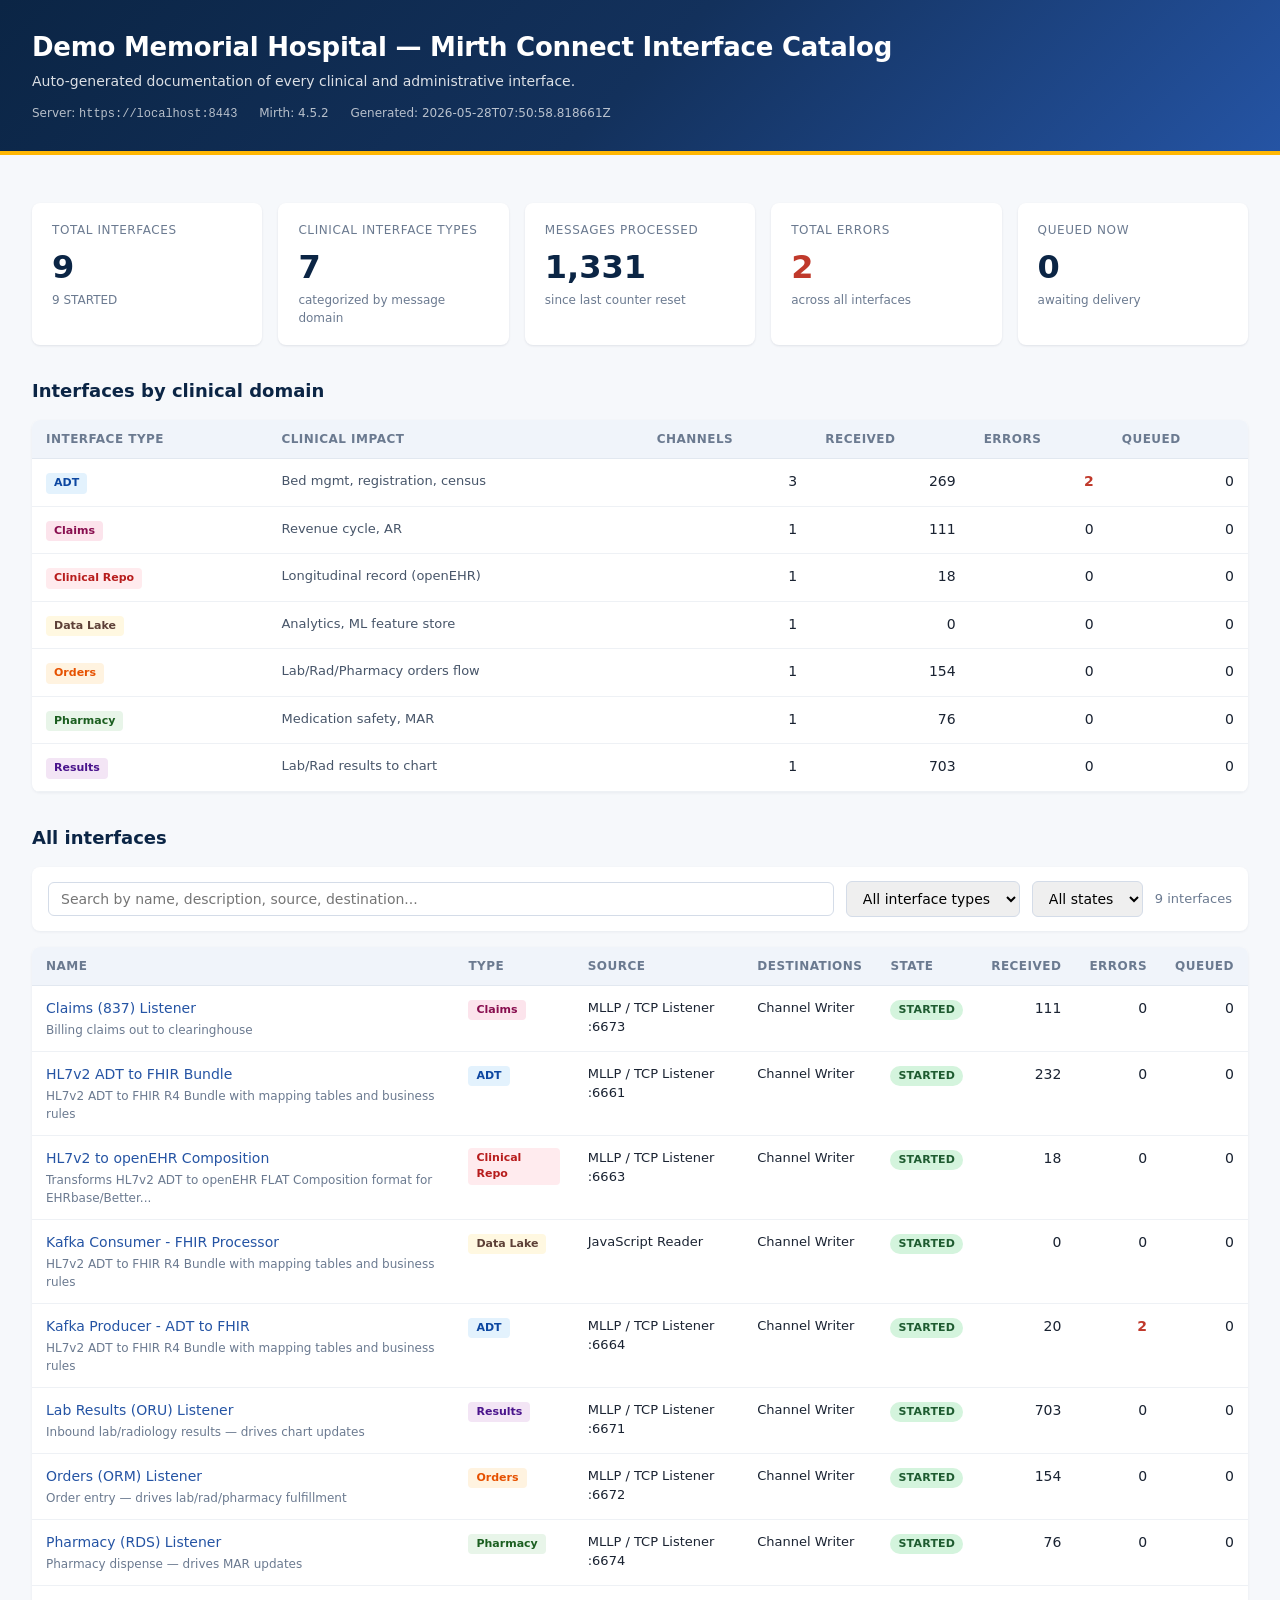
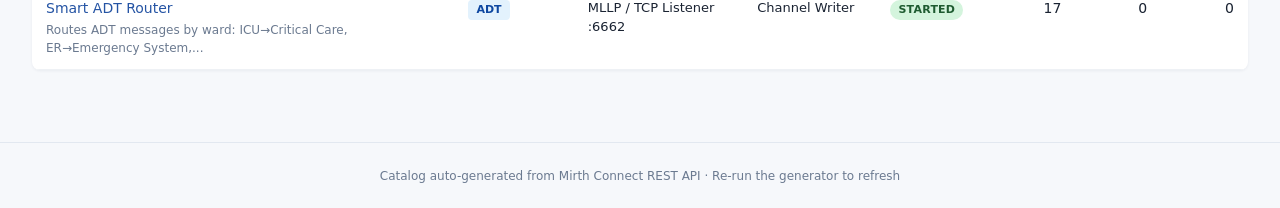
<file: scripts/operations/interface-catalog-generator/examples/output/index.html>
<!doctype html>
<html lang="en">
<head>
<meta charset="utf-8" />
<title>Demo Memorial Hospital — Mirth Connect Interface Catalog</title>
<meta name="viewport" content="width=device-width,initial-scale=1" />
<style>/* shared catalog styling — clean, print-friendly, no external deps */
* { box-sizing: border-box; }
body {
  font-family: -apple-system, BlinkMacSystemFont, "Segoe UI", system-ui, "Helvetica Neue", Arial, sans-serif;
  margin: 0; padding: 0;
  color: #1a2332;
  background: #f6f8fb;
  line-height: 1.5;
}
.container { max-width: 1400px; margin: 0 auto; padding: 24px 32px; }
header.site {
  background: linear-gradient(135deg, #0b2545 0%, #13315c 50%, #2554a4 100%);
  color: #fff;
  padding: 28px 32px;
  border-bottom: 4px solid #ffb703;
}
header.site .container { padding: 0; }
header.site h1 { margin: 0 0 4px; font-size: 26px; font-weight: 600; letter-spacing: -0.01em; }
header.site .subtitle { opacity: 0.85; font-size: 14px; }
header.site .meta { margin-top: 12px; font-size: 12px; opacity: 0.7; }
header.site .meta span { margin-right: 18px; }

.summary-grid {
  display: grid;
  grid-template-columns: repeat(auto-fit, minmax(200px, 1fr));
  gap: 16px;
  margin: 24px 0 32px;
}
.summary-card {
  background: #fff;
  border-radius: 8px;
  padding: 18px 20px;
  box-shadow: 0 1px 3px rgba(10, 30, 60, 0.06), 0 1px 2px rgba(10, 30, 60, 0.04);
}
.summary-card .label { font-size: 12px; color: #6b7a90; text-transform: uppercase; letter-spacing: 0.05em; }
.summary-card .value { font-size: 32px; font-weight: 600; color: #0b2545; margin-top: 4px; }
.summary-card .sub { font-size: 12px; color: #6b7a90; }

h2 { font-size: 18px; margin: 32px 0 16px; color: #0b2545; }
h3 { font-size: 15px; margin: 24px 0 8px; color: #1a2332; }

.toolbar {
  background: #fff;
  padding: 14px 16px;
  border-radius: 8px;
  margin-bottom: 16px;
  display: flex;
  gap: 12px;
  flex-wrap: wrap;
  align-items: center;
  box-shadow: 0 1px 3px rgba(10, 30, 60, 0.06);
}
.toolbar input, .toolbar select {
  border: 1px solid #d4dce8;
  border-radius: 6px;
  padding: 8px 12px;
  font-size: 14px;
  font-family: inherit;
}
.toolbar input[type="search"] { flex: 1; min-width: 240px; }
.toolbar .count { margin-left: auto; color: #6b7a90; font-size: 13px; }

table.channels {
  width: 100%;
  background: #fff;
  border-collapse: collapse;
  border-radius: 8px;
  overflow: hidden;
  box-shadow: 0 1px 3px rgba(10, 30, 60, 0.06);
}
table.channels th {
  background: #f0f4fa;
  text-align: left;
  padding: 10px 14px;
  font-size: 12px;
  font-weight: 600;
  text-transform: uppercase;
  letter-spacing: 0.04em;
  color: #6b7a90;
  border-bottom: 1px solid #e2e8f0;
}
table.channels td {
  padding: 12px 14px;
  font-size: 14px;
  border-bottom: 1px solid #eef1f5;
  vertical-align: top;
}
table.channels tr:hover td { background: #f9fbfd; }
table.channels a { color: #2554a4; text-decoration: none; font-weight: 500; }
table.channels a:hover { text-decoration: underline; }

.badge {
  display: inline-block;
  padding: 2px 8px;
  border-radius: 12px;
  font-size: 11px;
  font-weight: 600;
  letter-spacing: 0.02em;
}
.badge-started { background: #d4f4dd; color: #1e5b30; }
.badge-stopped { background: #fadbd8; color: #922b21; }
.badge-paused { background: #fff3cd; color: #8a6d3b; }
.badge-unknown { background: #e9ecef; color: #495057; }

.iface { display: inline-block; padding: 2px 8px; border-radius: 4px; font-size: 11px; font-weight: 600; }
.iface-ADT { background: #e3f2fd; color: #0d47a1; }
.iface-Results { background: #f3e5f5; color: #4a148c; }
.iface-Orders { background: #fff3e0; color: #e65100; }
.iface-Pharmacy { background: #e8f5e9; color: #1b5e20; }
.iface-Claims { background: #fce4ec; color: #880e4f; }
.iface-Scheduling { background: #f1f8e9; color: #33691e; }
.iface-Documents { background: #ede7f6; color: #311b92; }
.iface-Immunization { background: #e0f7fa; color: #006064; }
.iface-DataLake, .iface-Data { background: #fff8e1; color: #5d4037; }
.iface-ClinicalRepo, .iface-Clinical { background: #ffebee; color: #b71c1c; }
.iface-FHIRPipeline, .iface-FHIR { background: #e8eaf6; color: #1a237e; }
.iface-Routing { background: #f3e5f5; color: #4a148c; }
.iface-Other { background: #eceff1; color: #455a64; }

.num { text-align: right; font-variant-numeric: tabular-nums; }
.num-error { color: #c0392b; font-weight: 600; }
.num-queue-warn { color: #b7791f; font-weight: 600; }
.num-queue-bad { color: #c0392b; font-weight: 600; }

footer.site {
  margin-top: 48px;
  padding: 24px 32px;
  font-size: 12px;
  color: #6b7a90;
  text-align: center;
  border-top: 1px solid #e2e8f0;
}

/* Channel detail page */
.flow {
  display: grid;
  grid-template-columns: 1fr;
  gap: 12px;
  margin: 16px 0 24px;
}
.flow-node {
  background: #fff;
  border: 1px solid #d4dce8;
  border-left: 4px solid #2554a4;
  padding: 14px 18px;
  border-radius: 6px;
  position: relative;
}
.flow-node.source { border-left-color: #ff9f1c; }
.flow-node.dest { border-left-color: #2554a4; }
.flow-node h4 { margin: 0 0 4px; font-size: 13px; color: #6b7a90; text-transform: uppercase; letter-spacing: 0.04em; }
.flow-node .name { font-size: 16px; font-weight: 600; color: #0b2545; }
.flow-node .details { margin-top: 8px; font-size: 13px; color: #475569; }
.flow-node .details code { background: #f0f4fa; padding: 1px 6px; border-radius: 3px; font-size: 12px; }
.flow-arrow { color: #94a3b8; text-align: center; font-size: 20px; line-height: 1; margin: 4px 0; }

.kv {
  display: grid;
  grid-template-columns: 200px 1fr;
  gap: 8px 16px;
  background: #fff;
  padding: 18px 22px;
  border-radius: 8px;
  margin: 12px 0;
  box-shadow: 0 1px 3px rgba(10, 30, 60, 0.06);
}
.kv .k { color: #6b7a90; font-size: 13px; }
.kv .v { color: #1a2332; font-size: 14px; }

.dep-list { background: #fff; border-radius: 8px; padding: 16px 22px; box-shadow: 0 1px 3px rgba(10, 30, 60, 0.06); }
.dep-list li { margin: 4px 0; font-size: 14px; }
.dep-list .none { color: #94a3b8; font-style: italic; }
.dep-list code { background: #f0f4fa; padding: 1px 6px; border-radius: 3px; font-size: 12px; }

.back-link { display: inline-block; margin-bottom: 16px; font-size: 13px; color: #2554a4; text-decoration: none; }
.back-link:hover { text-decoration: underline; }

@media print {
  header.site { background: #0b2545 !important; -webkit-print-color-adjust: exact; print-color-adjust: exact; }
  .toolbar, footer.site .filter { display: none; }
}</style>
</head>
<body>
<header class="site">
  <div class="container">
    <h1>Demo Memorial Hospital — Mirth Connect Interface Catalog</h1>
    <div class="subtitle">Auto-generated documentation of every clinical and administrative interface.</div>
    <div class="meta">
      <span>Server: <code>https://localhost:8443</code></span>
      <span>Mirth: 4.5.2</span>
      <span>Generated: 2026-05-28T07:50:58.818661Z</span>
    </div>
  </div>
</header>

<div class="container">

  <div class="summary-grid">
    <div class="summary-card">
      <div class="label">Total interfaces</div>
      <div class="value">9</div>
      <div class="sub">9 STARTED</div>
    </div>
    <div class="summary-card">
      <div class="label">Clinical interface types</div>
      <div class="value">7</div>
      <div class="sub">categorized by message domain</div>
    </div>
    <div class="summary-card">
      <div class="label">Messages processed</div>
      <div class="value">1,331</div>
      <div class="sub">since last counter reset</div>
    </div>
    <div class="summary-card">
      <div class="label">Total errors</div>
      <div class="value" style="color:#c0392b;">2</div>
      <div class="sub">across all interfaces</div>
    </div>
    <div class="summary-card">
      <div class="label">Queued now</div>
      <div class="value" >0</div>
      <div class="sub">awaiting delivery</div>
    </div>
  </div>

  <h2>Interfaces by clinical domain</h2>
  <table class="channels" style="margin-bottom:32px;">
    <thead>
      <tr>
        <th>Interface type</th>
        <th>Clinical impact</th>
        <th class="num">Channels</th>
        <th class="num">Received</th>
        <th class="num">Errors</th>
        <th class="num">Queued</th>
      </tr>
    </thead>
    <tbody>
      <tr>
        <td><span class="iface iface-ADT">ADT</span></td>
        <td style="color:#475569;font-size:13px;">
          Bed mgmt, registration, census
        </td>
        <td class="num">3</td>
        <td class="num">269</td>
        <td class="num num-error">2</td>
        <td class="num ">0</td>
      </tr>
      <tr>
        <td><span class="iface iface-Claims">Claims</span></td>
        <td style="color:#475569;font-size:13px;">
          Revenue cycle, AR
        </td>
        <td class="num">1</td>
        <td class="num">111</td>
        <td class="num ">0</td>
        <td class="num ">0</td>
      </tr>
      <tr>
        <td><span class="iface iface-ClinicalRepo">Clinical Repo</span></td>
        <td style="color:#475569;font-size:13px;">
          Longitudinal record (openEHR)
        </td>
        <td class="num">1</td>
        <td class="num">18</td>
        <td class="num ">0</td>
        <td class="num ">0</td>
      </tr>
      <tr>
        <td><span class="iface iface-DataLake">Data Lake</span></td>
        <td style="color:#475569;font-size:13px;">
          Analytics, ML feature store
        </td>
        <td class="num">1</td>
        <td class="num">0</td>
        <td class="num ">0</td>
        <td class="num ">0</td>
      </tr>
      <tr>
        <td><span class="iface iface-Orders">Orders</span></td>
        <td style="color:#475569;font-size:13px;">
          Lab/Rad/Pharmacy orders flow
        </td>
        <td class="num">1</td>
        <td class="num">154</td>
        <td class="num ">0</td>
        <td class="num ">0</td>
      </tr>
      <tr>
        <td><span class="iface iface-Pharmacy">Pharmacy</span></td>
        <td style="color:#475569;font-size:13px;">
          Medication safety, MAR
        </td>
        <td class="num">1</td>
        <td class="num">76</td>
        <td class="num ">0</td>
        <td class="num ">0</td>
      </tr>
      <tr>
        <td><span class="iface iface-Results">Results</span></td>
        <td style="color:#475569;font-size:13px;">
          Lab/Rad results to chart
        </td>
        <td class="num">1</td>
        <td class="num">703</td>
        <td class="num ">0</td>
        <td class="num ">0</td>
      </tr>
    </tbody>
  </table>

  <h2>All interfaces</h2>
  <div class="toolbar">
    <input type="search" id="search" placeholder="Search by name, description, source, destination..." />
    <select id="filter-interface">
      <option value="">All interface types</option>
      <option value="ADT">ADT</option>
      <option value="Claims">Claims</option>
      <option value="Clinical Repo">Clinical Repo</option>
      <option value="Data Lake">Data Lake</option>
      <option value="Orders">Orders</option>
      <option value="Pharmacy">Pharmacy</option>
      <option value="Results">Results</option>
    </select>
    <select id="filter-state">
      <option value="">All states</option>
      <option value="STARTED">STARTED</option>
      <option value="STOPPED">STOPPED</option>
      <option value="PAUSED">PAUSED</option>
    </select>
    <span class="count" id="count">9 interfaces</span>
  </div>

  <table class="channels" id="channel-table">
    <thead>
      <tr>
        <th>Name</th>
        <th>Type</th>
        <th>Source</th>
        <th>Destinations</th>
        <th>State</th>
        <th class="num">Received</th>
        <th class="num">Errors</th>
        <th class="num">Queued</th>
      </tr>
    </thead>
    <tbody>
      <tr data-interface="Claims" data-state="STARTED" data-search="claims (837) listener billing claims out to clearinghouse mllp / tcp listener channel writer">
        <td>
          <a href="channels/.html">Claims (837) Listener</a>
<div style="font-size:12px;color:#6b7a90;margin-top:2px;">Billing claims out to clearinghouse</div>        </td>
        <td><span class="iface iface-Claims">Claims</span></td>
        <td style="font-size:13px;">MLLP / TCP Listener :6673</td>
        <td style="font-size:13px;">
Channel Writer        </td>
        <td><span class="badge badge-started">STARTED</span></td>
        <td class="num">111</td>
        <td class="num ">0</td>
        <td class="num ">0</td>
      </tr>
      <tr data-interface="ADT" data-state="STARTED" data-search="hl7v2 adt to fhir bundle hl7v2 adt to fhir r4 bundle with mapping tables and business rules mllp / tcp listener channel writer">
        <td>
          <a href="channels/.html">HL7v2 ADT to FHIR Bundle</a>
<div style="font-size:12px;color:#6b7a90;margin-top:2px;">HL7v2 ADT to FHIR R4 Bundle with mapping tables and business rules</div>        </td>
        <td><span class="iface iface-ADT">ADT</span></td>
        <td style="font-size:13px;">MLLP / TCP Listener :6661</td>
        <td style="font-size:13px;">
Channel Writer        </td>
        <td><span class="badge badge-started">STARTED</span></td>
        <td class="num">232</td>
        <td class="num ">0</td>
        <td class="num ">0</td>
      </tr>
      <tr data-interface="Clinical Repo" data-state="STARTED" data-search="hl7v2 to openehr composition transforms hl7v2 adt to openehr flat composition format for ehrbase/better platform cdrs. demonstrates the openehr integration gap in mirth. mllp / tcp listener channel writer">
        <td>
          <a href="channels/.html">HL7v2 to openEHR Composition</a>
<div style="font-size:12px;color:#6b7a90;margin-top:2px;">Transforms HL7v2 ADT to openEHR FLAT Composition format for EHRbase/Better...</div>        </td>
        <td><span class="iface iface-ClinicalRepo">Clinical Repo</span></td>
        <td style="font-size:13px;">MLLP / TCP Listener :6663</td>
        <td style="font-size:13px;">
Channel Writer        </td>
        <td><span class="badge badge-started">STARTED</span></td>
        <td class="num">18</td>
        <td class="num ">0</td>
        <td class="num ">0</td>
      </tr>
      <tr data-interface="Data Lake" data-state="STARTED" data-search="kafka consumer - fhir processor hl7v2 adt to fhir r4 bundle with mapping tables and business rules javascript reader channel writer">
        <td>
          <a href="channels/.html">Kafka Consumer - FHIR Processor</a>
<div style="font-size:12px;color:#6b7a90;margin-top:2px;">HL7v2 ADT to FHIR R4 Bundle with mapping tables and business rules</div>        </td>
        <td><span class="iface iface-DataLake">Data Lake</span></td>
        <td style="font-size:13px;">JavaScript Reader</td>
        <td style="font-size:13px;">
Channel Writer        </td>
        <td><span class="badge badge-started">STARTED</span></td>
        <td class="num">0</td>
        <td class="num ">0</td>
        <td class="num ">0</td>
      </tr>
      <tr data-interface="ADT" data-state="STARTED" data-search="kafka producer - adt to fhir hl7v2 adt to fhir r4 bundle with mapping tables and business rules mllp / tcp listener channel writer">
        <td>
          <a href="channels/.html">Kafka Producer - ADT to FHIR</a>
<div style="font-size:12px;color:#6b7a90;margin-top:2px;">HL7v2 ADT to FHIR R4 Bundle with mapping tables and business rules</div>        </td>
        <td><span class="iface iface-ADT">ADT</span></td>
        <td style="font-size:13px;">MLLP / TCP Listener :6664</td>
        <td style="font-size:13px;">
Channel Writer        </td>
        <td><span class="badge badge-started">STARTED</span></td>
        <td class="num">20</td>
        <td class="num num-error">2</td>
        <td class="num ">0</td>
      </tr>
      <tr data-interface="Results" data-state="STARTED" data-search="lab results (oru) listener inbound lab/radiology results — drives chart updates mllp / tcp listener channel writer">
        <td>
          <a href="channels/.html">Lab Results (ORU) Listener</a>
<div style="font-size:12px;color:#6b7a90;margin-top:2px;">Inbound lab/radiology results — drives chart updates</div>        </td>
        <td><span class="iface iface-Results">Results</span></td>
        <td style="font-size:13px;">MLLP / TCP Listener :6671</td>
        <td style="font-size:13px;">
Channel Writer        </td>
        <td><span class="badge badge-started">STARTED</span></td>
        <td class="num">703</td>
        <td class="num ">0</td>
        <td class="num ">0</td>
      </tr>
      <tr data-interface="Orders" data-state="STARTED" data-search="orders (orm) listener order entry — drives lab/rad/pharmacy fulfillment mllp / tcp listener channel writer">
        <td>
          <a href="channels/.html">Orders (ORM) Listener</a>
<div style="font-size:12px;color:#6b7a90;margin-top:2px;">Order entry — drives lab/rad/pharmacy fulfillment</div>        </td>
        <td><span class="iface iface-Orders">Orders</span></td>
        <td style="font-size:13px;">MLLP / TCP Listener :6672</td>
        <td style="font-size:13px;">
Channel Writer        </td>
        <td><span class="badge badge-started">STARTED</span></td>
        <td class="num">154</td>
        <td class="num ">0</td>
        <td class="num ">0</td>
      </tr>
      <tr data-interface="Pharmacy" data-state="STARTED" data-search="pharmacy (rds) listener pharmacy dispense — drives mar updates mllp / tcp listener channel writer">
        <td>
          <a href="channels/.html">Pharmacy (RDS) Listener</a>
<div style="font-size:12px;color:#6b7a90;margin-top:2px;">Pharmacy dispense — drives MAR updates</div>        </td>
        <td><span class="iface iface-Pharmacy">Pharmacy</span></td>
        <td style="font-size:13px;">MLLP / TCP Listener :6674</td>
        <td style="font-size:13px;">
Channel Writer        </td>
        <td><span class="badge badge-started">STARTED</span></td>
        <td class="num">76</td>
        <td class="num ">0</td>
        <td class="num ">0</td>
      </tr>
      <tr data-interface="ADT" data-state="STARTED" data-search="smart adt router routes adt messages by ward: icu→critical care, er→emergency system, pediatrics→children hospital, other→general ehr. demonstrates content-based routing. mllp / tcp listener channel writer">
        <td>
          <a href="channels/.html">Smart ADT Router</a>
<div style="font-size:12px;color:#6b7a90;margin-top:2px;">Routes ADT messages by ward: ICU→Critical Care, ER→Emergency System,...</div>        </td>
        <td><span class="iface iface-ADT">ADT</span></td>
        <td style="font-size:13px;">MLLP / TCP Listener :6662</td>
        <td style="font-size:13px;">
Channel Writer        </td>
        <td><span class="badge badge-started">STARTED</span></td>
        <td class="num">17</td>
        <td class="num ">0</td>
        <td class="num ">0</td>
      </tr>
    </tbody>
  </table>
</div>

<footer class="site">
  Catalog auto-generated from Mirth Connect REST API · Re-run the generator to refresh
</footer>

<script>
(function() {
  var rows = Array.prototype.slice.call(document.querySelectorAll('#channel-table tbody tr'));
  var search = document.getElementById('search');
  var fInterface = document.getElementById('filter-interface');
  var fState = document.getElementById('filter-state');
  var count = document.getElementById('count');

  function apply() {
    var q = search.value.trim().toLowerCase();
    var i = fInterface.value;
    var s = fState.value;
    var shown = 0;
    rows.forEach(function(r) {
      var match = (!q || r.dataset.search.indexOf(q) !== -1)
               && (!i || r.dataset.interface === i)
               && (!s || r.dataset.state === s);
      r.style.display = match ? '' : 'none';
      if (match) shown++;
    });
    count.textContent = shown + ' interface' + (shown === 1 ? '' : 's');
  }

  [search, fInterface, fState].forEach(function(el) {
    el.addEventListener('input', apply);
    el.addEventListener('change', apply);
  });
})();
</script>
</body>
</html>
</file>
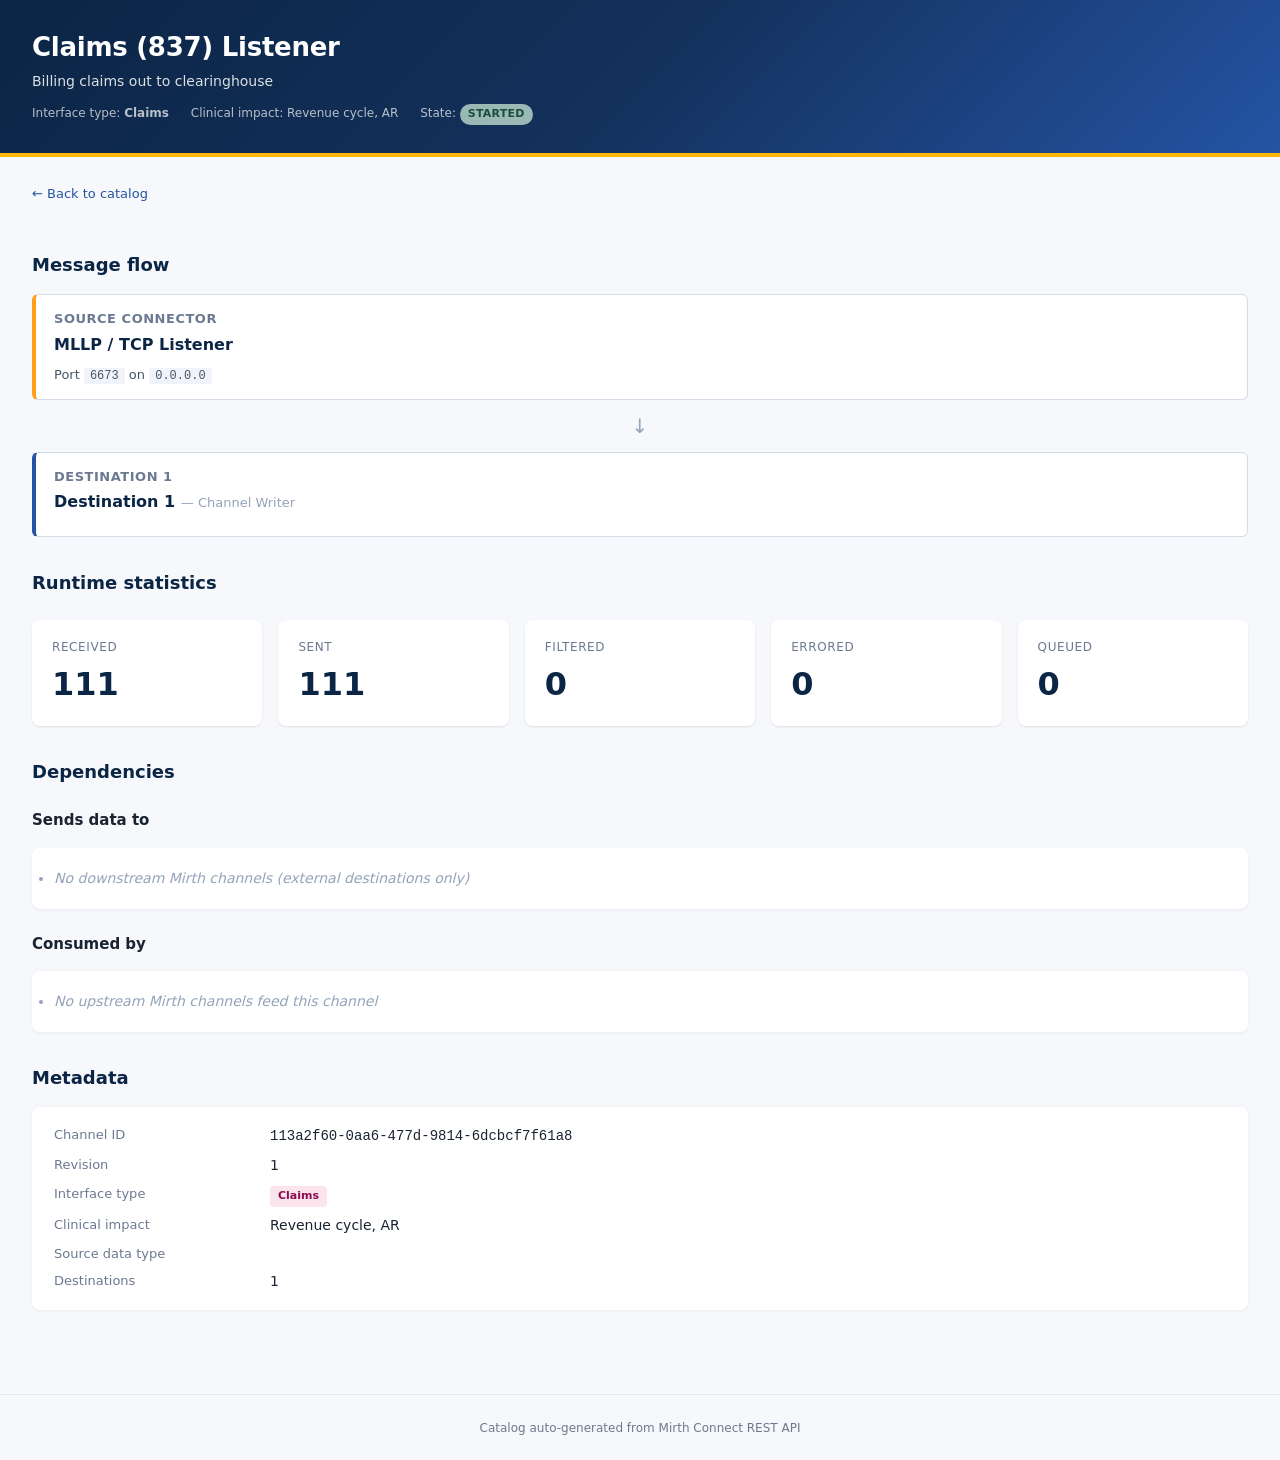
<file: scripts/operations/interface-catalog-generator/examples/output/channels/claims-837-listener.html>
<!doctype html>
<html lang="en">
<head>
<meta charset="utf-8" />
<title>Claims (837) Listener — Interface Detail</title>
<meta name="viewport" content="width=device-width,initial-scale=1" />
<style>/* shared catalog styling — clean, print-friendly, no external deps */
* { box-sizing: border-box; }
body {
  font-family: -apple-system, BlinkMacSystemFont, "Segoe UI", system-ui, "Helvetica Neue", Arial, sans-serif;
  margin: 0; padding: 0;
  color: #1a2332;
  background: #f6f8fb;
  line-height: 1.5;
}
.container { max-width: 1400px; margin: 0 auto; padding: 24px 32px; }
header.site {
  background: linear-gradient(135deg, #0b2545 0%, #13315c 50%, #2554a4 100%);
  color: #fff;
  padding: 28px 32px;
  border-bottom: 4px solid #ffb703;
}
header.site .container { padding: 0; }
header.site h1 { margin: 0 0 4px; font-size: 26px; font-weight: 600; letter-spacing: -0.01em; }
header.site .subtitle { opacity: 0.85; font-size: 14px; }
header.site .meta { margin-top: 12px; font-size: 12px; opacity: 0.7; }
header.site .meta span { margin-right: 18px; }

.summary-grid {
  display: grid;
  grid-template-columns: repeat(auto-fit, minmax(200px, 1fr));
  gap: 16px;
  margin: 24px 0 32px;
}
.summary-card {
  background: #fff;
  border-radius: 8px;
  padding: 18px 20px;
  box-shadow: 0 1px 3px rgba(10, 30, 60, 0.06), 0 1px 2px rgba(10, 30, 60, 0.04);
}
.summary-card .label { font-size: 12px; color: #6b7a90; text-transform: uppercase; letter-spacing: 0.05em; }
.summary-card .value { font-size: 32px; font-weight: 600; color: #0b2545; margin-top: 4px; }
.summary-card .sub { font-size: 12px; color: #6b7a90; }

h2 { font-size: 18px; margin: 32px 0 16px; color: #0b2545; }
h3 { font-size: 15px; margin: 24px 0 8px; color: #1a2332; }

.toolbar {
  background: #fff;
  padding: 14px 16px;
  border-radius: 8px;
  margin-bottom: 16px;
  display: flex;
  gap: 12px;
  flex-wrap: wrap;
  align-items: center;
  box-shadow: 0 1px 3px rgba(10, 30, 60, 0.06);
}
.toolbar input, .toolbar select {
  border: 1px solid #d4dce8;
  border-radius: 6px;
  padding: 8px 12px;
  font-size: 14px;
  font-family: inherit;
}
.toolbar input[type="search"] { flex: 1; min-width: 240px; }
.toolbar .count { margin-left: auto; color: #6b7a90; font-size: 13px; }

table.channels {
  width: 100%;
  background: #fff;
  border-collapse: collapse;
  border-radius: 8px;
  overflow: hidden;
  box-shadow: 0 1px 3px rgba(10, 30, 60, 0.06);
}
table.channels th {
  background: #f0f4fa;
  text-align: left;
  padding: 10px 14px;
  font-size: 12px;
  font-weight: 600;
  text-transform: uppercase;
  letter-spacing: 0.04em;
  color: #6b7a90;
  border-bottom: 1px solid #e2e8f0;
}
table.channels td {
  padding: 12px 14px;
  font-size: 14px;
  border-bottom: 1px solid #eef1f5;
  vertical-align: top;
}
table.channels tr:hover td { background: #f9fbfd; }
table.channels a { color: #2554a4; text-decoration: none; font-weight: 500; }
table.channels a:hover { text-decoration: underline; }

.badge {
  display: inline-block;
  padding: 2px 8px;
  border-radius: 12px;
  font-size: 11px;
  font-weight: 600;
  letter-spacing: 0.02em;
}
.badge-started { background: #d4f4dd; color: #1e5b30; }
.badge-stopped { background: #fadbd8; color: #922b21; }
.badge-paused { background: #fff3cd; color: #8a6d3b; }
.badge-unknown { background: #e9ecef; color: #495057; }

.iface { display: inline-block; padding: 2px 8px; border-radius: 4px; font-size: 11px; font-weight: 600; }
.iface-ADT { background: #e3f2fd; color: #0d47a1; }
.iface-Results { background: #f3e5f5; color: #4a148c; }
.iface-Orders { background: #fff3e0; color: #e65100; }
.iface-Pharmacy { background: #e8f5e9; color: #1b5e20; }
.iface-Claims { background: #fce4ec; color: #880e4f; }
.iface-Scheduling { background: #f1f8e9; color: #33691e; }
.iface-Documents { background: #ede7f6; color: #311b92; }
.iface-Immunization { background: #e0f7fa; color: #006064; }
.iface-DataLake, .iface-Data { background: #fff8e1; color: #5d4037; }
.iface-ClinicalRepo, .iface-Clinical { background: #ffebee; color: #b71c1c; }
.iface-FHIRPipeline, .iface-FHIR { background: #e8eaf6; color: #1a237e; }
.iface-Routing { background: #f3e5f5; color: #4a148c; }
.iface-Other { background: #eceff1; color: #455a64; }

.num { text-align: right; font-variant-numeric: tabular-nums; }
.num-error { color: #c0392b; font-weight: 600; }
.num-queue-warn { color: #b7791f; font-weight: 600; }
.num-queue-bad { color: #c0392b; font-weight: 600; }

footer.site {
  margin-top: 48px;
  padding: 24px 32px;
  font-size: 12px;
  color: #6b7a90;
  text-align: center;
  border-top: 1px solid #e2e8f0;
}

/* Channel detail page */
.flow {
  display: grid;
  grid-template-columns: 1fr;
  gap: 12px;
  margin: 16px 0 24px;
}
.flow-node {
  background: #fff;
  border: 1px solid #d4dce8;
  border-left: 4px solid #2554a4;
  padding: 14px 18px;
  border-radius: 6px;
  position: relative;
}
.flow-node.source { border-left-color: #ff9f1c; }
.flow-node.dest { border-left-color: #2554a4; }
.flow-node h4 { margin: 0 0 4px; font-size: 13px; color: #6b7a90; text-transform: uppercase; letter-spacing: 0.04em; }
.flow-node .name { font-size: 16px; font-weight: 600; color: #0b2545; }
.flow-node .details { margin-top: 8px; font-size: 13px; color: #475569; }
.flow-node .details code { background: #f0f4fa; padding: 1px 6px; border-radius: 3px; font-size: 12px; }
.flow-arrow { color: #94a3b8; text-align: center; font-size: 20px; line-height: 1; margin: 4px 0; }

.kv {
  display: grid;
  grid-template-columns: 200px 1fr;
  gap: 8px 16px;
  background: #fff;
  padding: 18px 22px;
  border-radius: 8px;
  margin: 12px 0;
  box-shadow: 0 1px 3px rgba(10, 30, 60, 0.06);
}
.kv .k { color: #6b7a90; font-size: 13px; }
.kv .v { color: #1a2332; font-size: 14px; }

.dep-list { background: #fff; border-radius: 8px; padding: 16px 22px; box-shadow: 0 1px 3px rgba(10, 30, 60, 0.06); }
.dep-list li { margin: 4px 0; font-size: 14px; }
.dep-list .none { color: #94a3b8; font-style: italic; }
.dep-list code { background: #f0f4fa; padding: 1px 6px; border-radius: 3px; font-size: 12px; }

.back-link { display: inline-block; margin-bottom: 16px; font-size: 13px; color: #2554a4; text-decoration: none; }
.back-link:hover { text-decoration: underline; }

@media print {
  header.site { background: #0b2545 !important; -webkit-print-color-adjust: exact; print-color-adjust: exact; }
  .toolbar, footer.site .filter { display: none; }
}</style>
</head>
<body>
<header class="site">
  <div class="container">
    <h1>Claims (837) Listener</h1>
    <div class="subtitle">Billing claims out to clearinghouse</div>
    <div class="meta">
      <span>Interface type: <strong>Claims</strong></span>
      <span>Clinical impact: Revenue cycle, AR</span>
      <span>State: <span class="badge badge-started">STARTED</span></span>
    </div>
  </div>
</header>

<div class="container">
  <a href="../index.html" class="back-link">← Back to catalog</a>

  <h2>Message flow</h2>
  <div class="flow">
    <div class="flow-node source">
      <h4>Source connector</h4>
      <div class="name">MLLP / TCP Listener</div>
      <div class="details">
Port <code>6673</code> on <code>0.0.0.0</code>      </div>
    </div>

    <div class="flow-arrow">↓</div>
    <div class="flow-node dest">
      <h4>Destination 1</h4>
      <div class="name">Destination 1 <span style="color:#94a3b8;font-weight:400;font-size:13px;">— Channel Writer</span></div>
      <div class="details">
      </div>
    </div>
  </div>

  <h2>Runtime statistics</h2>
  <div class="summary-grid">
    <div class="summary-card">
      <div class="label">Received</div>
      <div class="value">111</div>
    </div>
    <div class="summary-card">
      <div class="label">Sent</div>
      <div class="value">111</div>
    </div>
    <div class="summary-card">
      <div class="label">Filtered</div>
      <div class="value">0</div>
    </div>
    <div class="summary-card">
      <div class="label">Errored</div>
      <div class="value" >0</div>
    </div>
    <div class="summary-card">
      <div class="label">Queued</div>
      <div class="value" >0</div>
    </div>
  </div>

  <h2>Dependencies</h2>
  <h3>Sends data to</h3>
  <ul class="dep-list">
      <li class="none">No downstream Mirth channels (external destinations only)</li>
  </ul>

  <h3>Consumed by</h3>
  <ul class="dep-list">
      <li class="none">No upstream Mirth channels feed this channel</li>
  </ul>


  <h2>Metadata</h2>
  <div class="kv">
    <div class="k">Channel ID</div>           <div class="v"><code>113a2f60-0aa6-477d-9814-6dcbcf7f61a8</code></div>
    <div class="k">Revision</div>             <div class="v">1</div>
    <div class="k">Interface type</div>       <div class="v"><span class="iface iface-Claims">Claims</span></div>
    <div class="k">Clinical impact</div>      <div class="v">Revenue cycle, AR</div>
    <div class="k">Source data type</div>     <div class="v"><code></code></div>
    <div class="k">Destinations</div>         <div class="v">1</div>
  </div>
</div>

<footer class="site">
  Catalog auto-generated from Mirth Connect REST API
</footer>
</body>
</html>
</file>
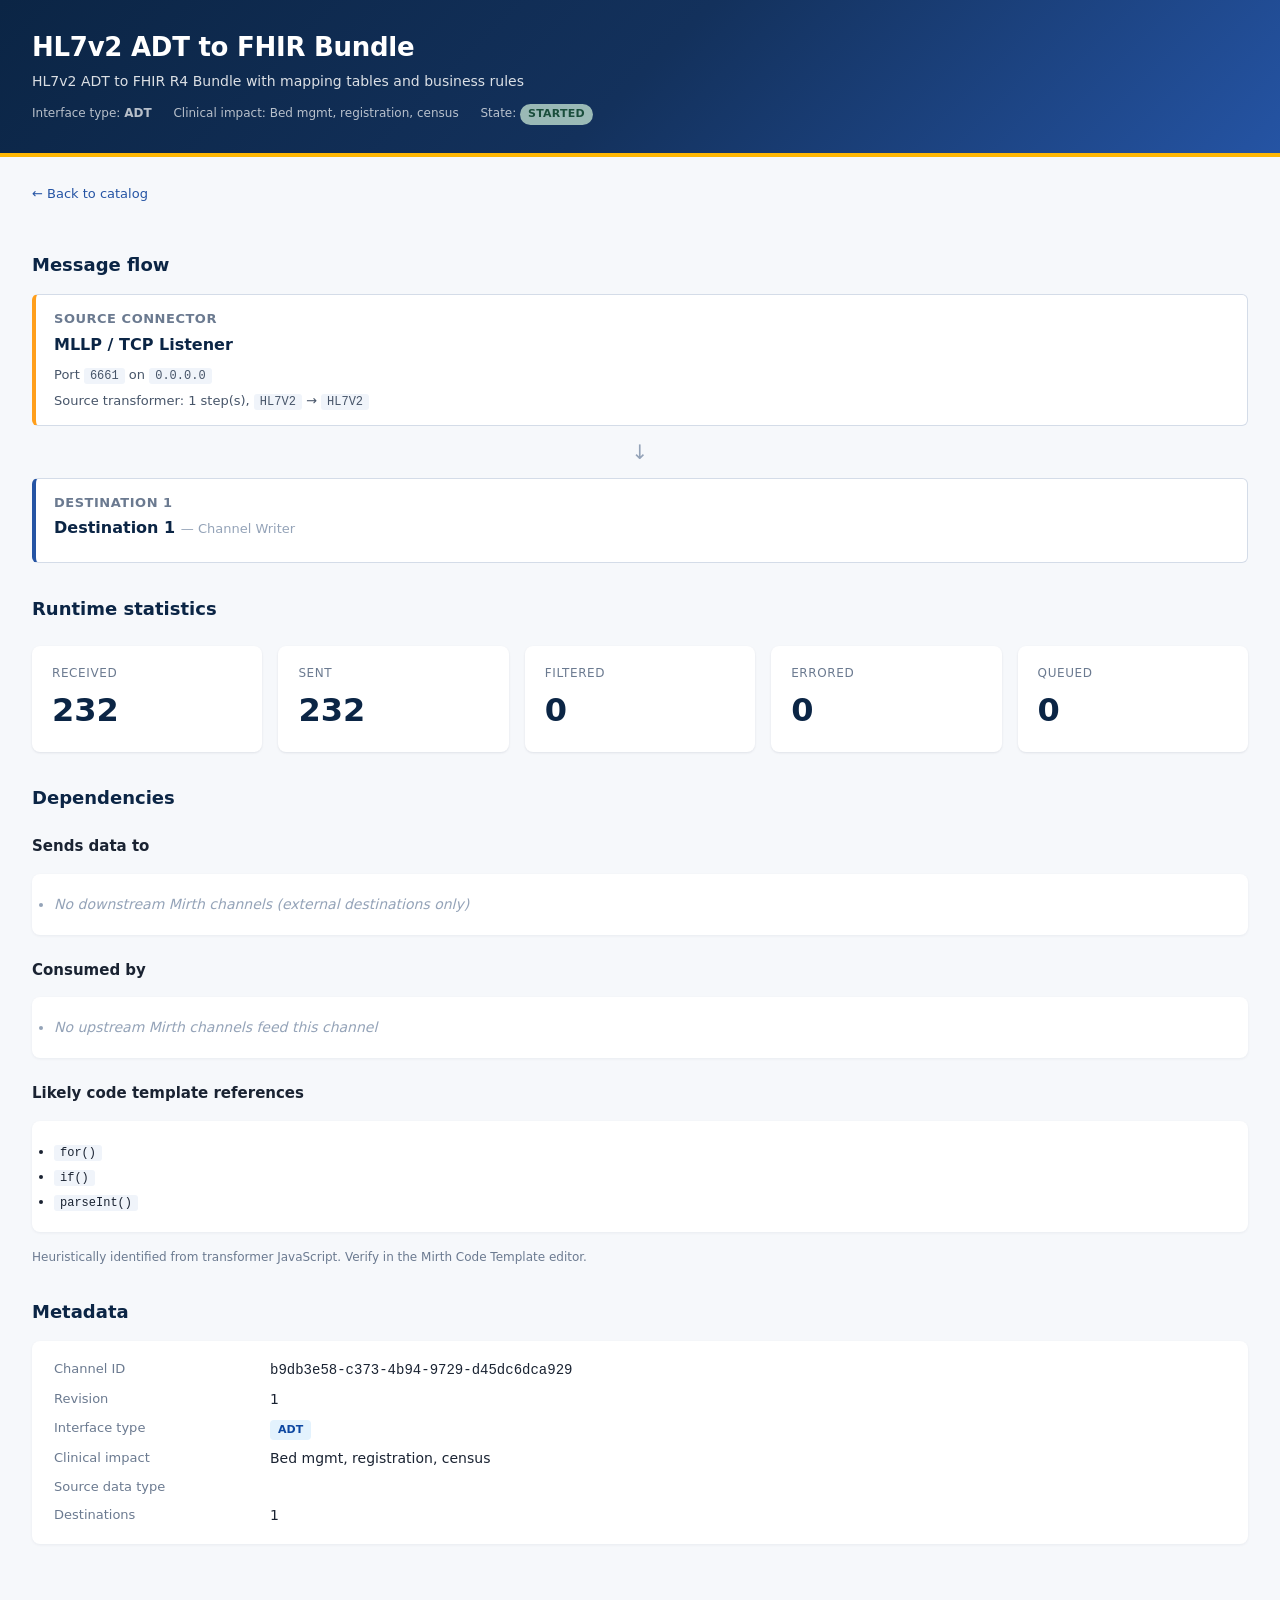
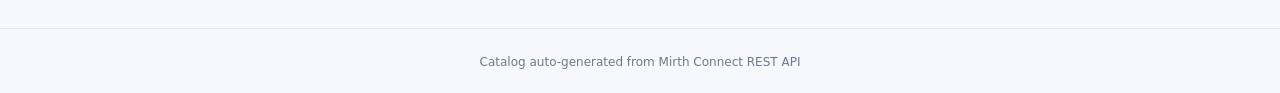
<file: scripts/operations/interface-catalog-generator/examples/output/channels/hl7v2-adt-to-fhir-bundle.html>
<!doctype html>
<html lang="en">
<head>
<meta charset="utf-8" />
<title>HL7v2 ADT to FHIR Bundle — Interface Detail</title>
<meta name="viewport" content="width=device-width,initial-scale=1" />
<style>/* shared catalog styling — clean, print-friendly, no external deps */
* { box-sizing: border-box; }
body {
  font-family: -apple-system, BlinkMacSystemFont, "Segoe UI", system-ui, "Helvetica Neue", Arial, sans-serif;
  margin: 0; padding: 0;
  color: #1a2332;
  background: #f6f8fb;
  line-height: 1.5;
}
.container { max-width: 1400px; margin: 0 auto; padding: 24px 32px; }
header.site {
  background: linear-gradient(135deg, #0b2545 0%, #13315c 50%, #2554a4 100%);
  color: #fff;
  padding: 28px 32px;
  border-bottom: 4px solid #ffb703;
}
header.site .container { padding: 0; }
header.site h1 { margin: 0 0 4px; font-size: 26px; font-weight: 600; letter-spacing: -0.01em; }
header.site .subtitle { opacity: 0.85; font-size: 14px; }
header.site .meta { margin-top: 12px; font-size: 12px; opacity: 0.7; }
header.site .meta span { margin-right: 18px; }

.summary-grid {
  display: grid;
  grid-template-columns: repeat(auto-fit, minmax(200px, 1fr));
  gap: 16px;
  margin: 24px 0 32px;
}
.summary-card {
  background: #fff;
  border-radius: 8px;
  padding: 18px 20px;
  box-shadow: 0 1px 3px rgba(10, 30, 60, 0.06), 0 1px 2px rgba(10, 30, 60, 0.04);
}
.summary-card .label { font-size: 12px; color: #6b7a90; text-transform: uppercase; letter-spacing: 0.05em; }
.summary-card .value { font-size: 32px; font-weight: 600; color: #0b2545; margin-top: 4px; }
.summary-card .sub { font-size: 12px; color: #6b7a90; }

h2 { font-size: 18px; margin: 32px 0 16px; color: #0b2545; }
h3 { font-size: 15px; margin: 24px 0 8px; color: #1a2332; }

.toolbar {
  background: #fff;
  padding: 14px 16px;
  border-radius: 8px;
  margin-bottom: 16px;
  display: flex;
  gap: 12px;
  flex-wrap: wrap;
  align-items: center;
  box-shadow: 0 1px 3px rgba(10, 30, 60, 0.06);
}
.toolbar input, .toolbar select {
  border: 1px solid #d4dce8;
  border-radius: 6px;
  padding: 8px 12px;
  font-size: 14px;
  font-family: inherit;
}
.toolbar input[type="search"] { flex: 1; min-width: 240px; }
.toolbar .count { margin-left: auto; color: #6b7a90; font-size: 13px; }

table.channels {
  width: 100%;
  background: #fff;
  border-collapse: collapse;
  border-radius: 8px;
  overflow: hidden;
  box-shadow: 0 1px 3px rgba(10, 30, 60, 0.06);
}
table.channels th {
  background: #f0f4fa;
  text-align: left;
  padding: 10px 14px;
  font-size: 12px;
  font-weight: 600;
  text-transform: uppercase;
  letter-spacing: 0.04em;
  color: #6b7a90;
  border-bottom: 1px solid #e2e8f0;
}
table.channels td {
  padding: 12px 14px;
  font-size: 14px;
  border-bottom: 1px solid #eef1f5;
  vertical-align: top;
}
table.channels tr:hover td { background: #f9fbfd; }
table.channels a { color: #2554a4; text-decoration: none; font-weight: 500; }
table.channels a:hover { text-decoration: underline; }

.badge {
  display: inline-block;
  padding: 2px 8px;
  border-radius: 12px;
  font-size: 11px;
  font-weight: 600;
  letter-spacing: 0.02em;
}
.badge-started { background: #d4f4dd; color: #1e5b30; }
.badge-stopped { background: #fadbd8; color: #922b21; }
.badge-paused { background: #fff3cd; color: #8a6d3b; }
.badge-unknown { background: #e9ecef; color: #495057; }

.iface { display: inline-block; padding: 2px 8px; border-radius: 4px; font-size: 11px; font-weight: 600; }
.iface-ADT { background: #e3f2fd; color: #0d47a1; }
.iface-Results { background: #f3e5f5; color: #4a148c; }
.iface-Orders { background: #fff3e0; color: #e65100; }
.iface-Pharmacy { background: #e8f5e9; color: #1b5e20; }
.iface-Claims { background: #fce4ec; color: #880e4f; }
.iface-Scheduling { background: #f1f8e9; color: #33691e; }
.iface-Documents { background: #ede7f6; color: #311b92; }
.iface-Immunization { background: #e0f7fa; color: #006064; }
.iface-DataLake, .iface-Data { background: #fff8e1; color: #5d4037; }
.iface-ClinicalRepo, .iface-Clinical { background: #ffebee; color: #b71c1c; }
.iface-FHIRPipeline, .iface-FHIR { background: #e8eaf6; color: #1a237e; }
.iface-Routing { background: #f3e5f5; color: #4a148c; }
.iface-Other { background: #eceff1; color: #455a64; }

.num { text-align: right; font-variant-numeric: tabular-nums; }
.num-error { color: #c0392b; font-weight: 600; }
.num-queue-warn { color: #b7791f; font-weight: 600; }
.num-queue-bad { color: #c0392b; font-weight: 600; }

footer.site {
  margin-top: 48px;
  padding: 24px 32px;
  font-size: 12px;
  color: #6b7a90;
  text-align: center;
  border-top: 1px solid #e2e8f0;
}

/* Channel detail page */
.flow {
  display: grid;
  grid-template-columns: 1fr;
  gap: 12px;
  margin: 16px 0 24px;
}
.flow-node {
  background: #fff;
  border: 1px solid #d4dce8;
  border-left: 4px solid #2554a4;
  padding: 14px 18px;
  border-radius: 6px;
  position: relative;
}
.flow-node.source { border-left-color: #ff9f1c; }
.flow-node.dest { border-left-color: #2554a4; }
.flow-node h4 { margin: 0 0 4px; font-size: 13px; color: #6b7a90; text-transform: uppercase; letter-spacing: 0.04em; }
.flow-node .name { font-size: 16px; font-weight: 600; color: #0b2545; }
.flow-node .details { margin-top: 8px; font-size: 13px; color: #475569; }
.flow-node .details code { background: #f0f4fa; padding: 1px 6px; border-radius: 3px; font-size: 12px; }
.flow-arrow { color: #94a3b8; text-align: center; font-size: 20px; line-height: 1; margin: 4px 0; }

.kv {
  display: grid;
  grid-template-columns: 200px 1fr;
  gap: 8px 16px;
  background: #fff;
  padding: 18px 22px;
  border-radius: 8px;
  margin: 12px 0;
  box-shadow: 0 1px 3px rgba(10, 30, 60, 0.06);
}
.kv .k { color: #6b7a90; font-size: 13px; }
.kv .v { color: #1a2332; font-size: 14px; }

.dep-list { background: #fff; border-radius: 8px; padding: 16px 22px; box-shadow: 0 1px 3px rgba(10, 30, 60, 0.06); }
.dep-list li { margin: 4px 0; font-size: 14px; }
.dep-list .none { color: #94a3b8; font-style: italic; }
.dep-list code { background: #f0f4fa; padding: 1px 6px; border-radius: 3px; font-size: 12px; }

.back-link { display: inline-block; margin-bottom: 16px; font-size: 13px; color: #2554a4; text-decoration: none; }
.back-link:hover { text-decoration: underline; }

@media print {
  header.site { background: #0b2545 !important; -webkit-print-color-adjust: exact; print-color-adjust: exact; }
  .toolbar, footer.site .filter { display: none; }
}</style>
</head>
<body>
<header class="site">
  <div class="container">
    <h1>HL7v2 ADT to FHIR Bundle</h1>
    <div class="subtitle">HL7v2 ADT to FHIR R4 Bundle with mapping tables and business rules</div>
    <div class="meta">
      <span>Interface type: <strong>ADT</strong></span>
      <span>Clinical impact: Bed mgmt, registration, census</span>
      <span>State: <span class="badge badge-started">STARTED</span></span>
    </div>
  </div>
</header>

<div class="container">
  <a href="../index.html" class="back-link">← Back to catalog</a>

  <h2>Message flow</h2>
  <div class="flow">
    <div class="flow-node source">
      <h4>Source connector</h4>
      <div class="name">MLLP / TCP Listener</div>
      <div class="details">
Port <code>6661</code> on <code>0.0.0.0</code>      </div>
      <div class="details" style="margin-top:6px;">
        Source transformer: 1 step(s),
        <code>HL7V2</code> → <code>HL7V2</code>
      </div>
    </div>

    <div class="flow-arrow">↓</div>
    <div class="flow-node dest">
      <h4>Destination 1</h4>
      <div class="name">Destination 1 <span style="color:#94a3b8;font-weight:400;font-size:13px;">— Channel Writer</span></div>
      <div class="details">
      </div>
    </div>
  </div>

  <h2>Runtime statistics</h2>
  <div class="summary-grid">
    <div class="summary-card">
      <div class="label">Received</div>
      <div class="value">232</div>
    </div>
    <div class="summary-card">
      <div class="label">Sent</div>
      <div class="value">232</div>
    </div>
    <div class="summary-card">
      <div class="label">Filtered</div>
      <div class="value">0</div>
    </div>
    <div class="summary-card">
      <div class="label">Errored</div>
      <div class="value" >0</div>
    </div>
    <div class="summary-card">
      <div class="label">Queued</div>
      <div class="value" >0</div>
    </div>
  </div>

  <h2>Dependencies</h2>
  <h3>Sends data to</h3>
  <ul class="dep-list">
      <li class="none">No downstream Mirth channels (external destinations only)</li>
  </ul>

  <h3>Consumed by</h3>
  <ul class="dep-list">
      <li class="none">No upstream Mirth channels feed this channel</li>
  </ul>

  <h3>Likely code template references</h3>
  <ul class="dep-list">
<li><code>for()</code></li><li><code>if()</code></li><li><code>parseInt()</code></li>  </ul>
  <p style="font-size:12px;color:#6b7a90;margin-top:4px;">Heuristically identified from transformer JavaScript. Verify in the Mirth Code Template editor.</p>

  <h2>Metadata</h2>
  <div class="kv">
    <div class="k">Channel ID</div>           <div class="v"><code>b9db3e58-c373-4b94-9729-d45dc6dca929</code></div>
    <div class="k">Revision</div>             <div class="v">1</div>
    <div class="k">Interface type</div>       <div class="v"><span class="iface iface-ADT">ADT</span></div>
    <div class="k">Clinical impact</div>      <div class="v">Bed mgmt, registration, census</div>
    <div class="k">Source data type</div>     <div class="v"><code></code></div>
    <div class="k">Destinations</div>         <div class="v">1</div>
  </div>
</div>

<footer class="site">
  Catalog auto-generated from Mirth Connect REST API
</footer>
</body>
</html>
</file>
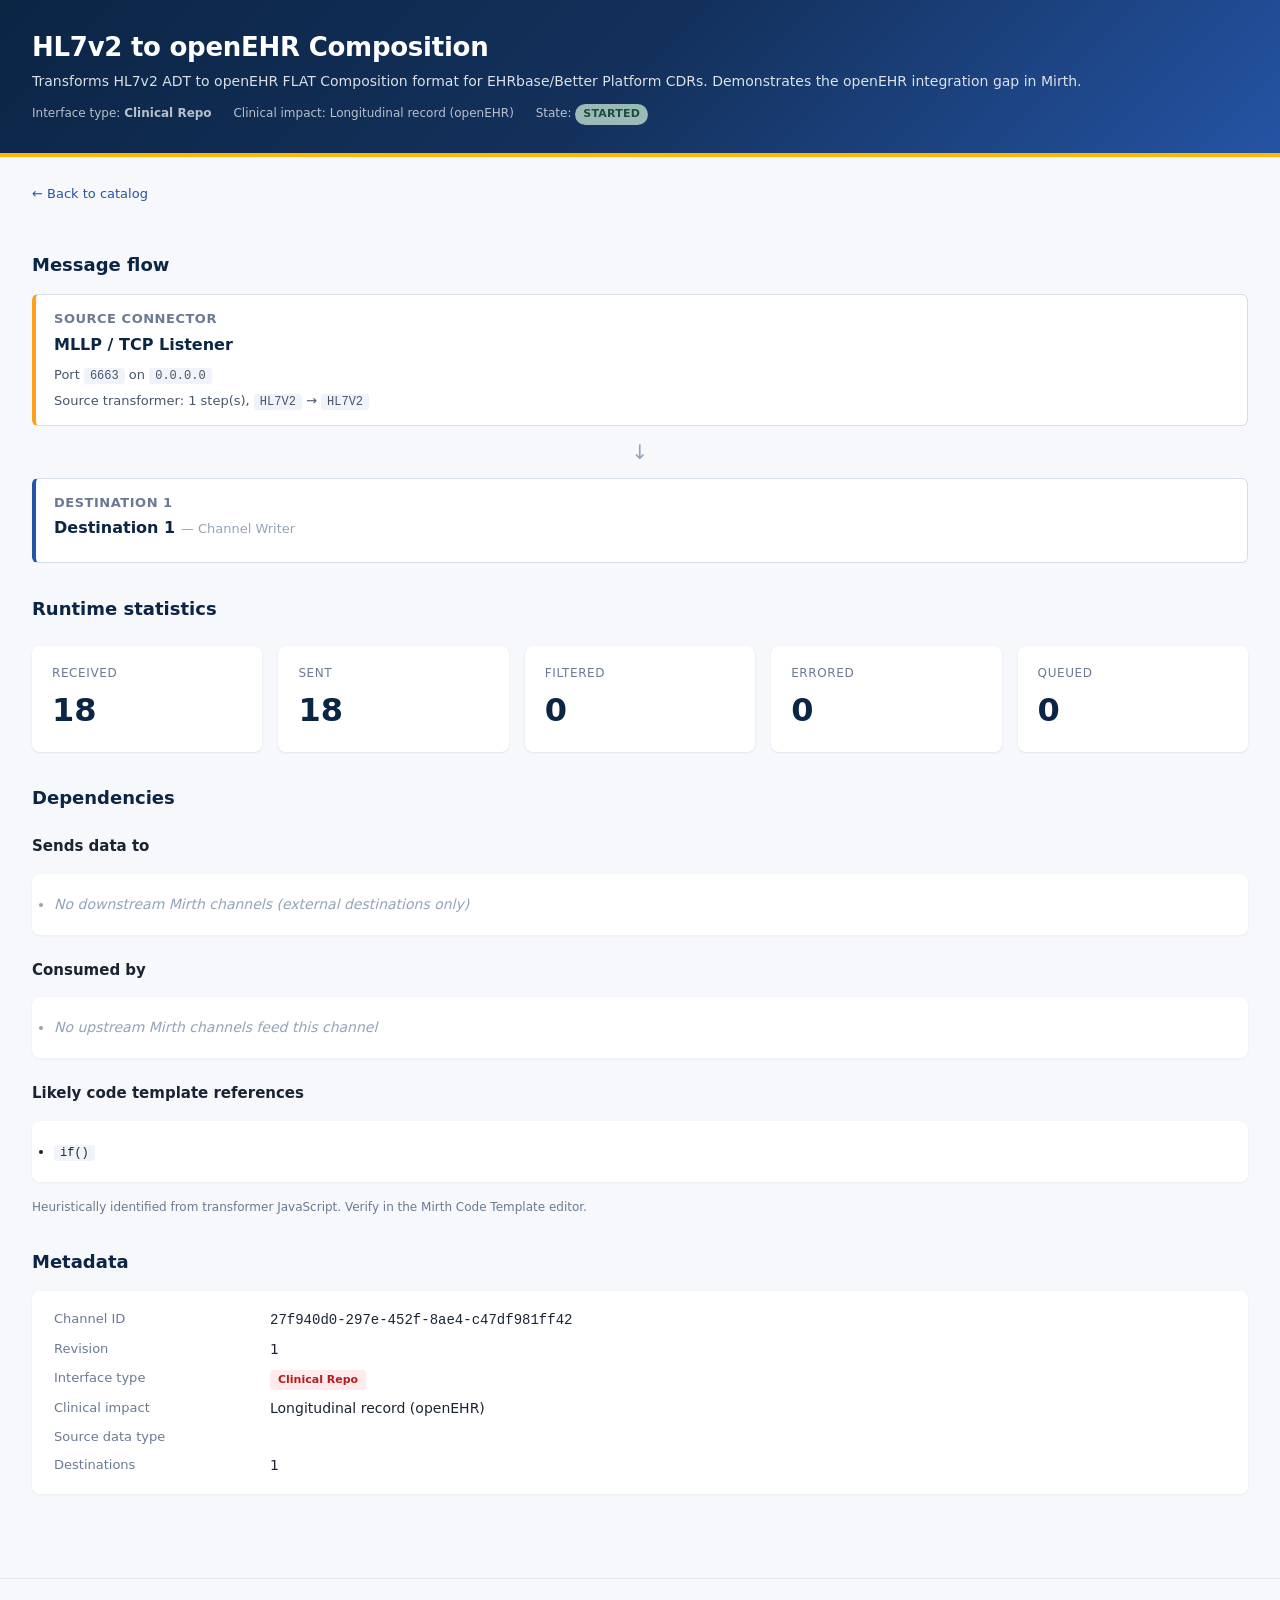
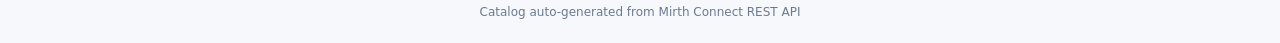
<file: scripts/operations/interface-catalog-generator/examples/output/channels/hl7v2-to-openehr-composition.html>
<!doctype html>
<html lang="en">
<head>
<meta charset="utf-8" />
<title>HL7v2 to openEHR Composition — Interface Detail</title>
<meta name="viewport" content="width=device-width,initial-scale=1" />
<style>/* shared catalog styling — clean, print-friendly, no external deps */
* { box-sizing: border-box; }
body {
  font-family: -apple-system, BlinkMacSystemFont, "Segoe UI", system-ui, "Helvetica Neue", Arial, sans-serif;
  margin: 0; padding: 0;
  color: #1a2332;
  background: #f6f8fb;
  line-height: 1.5;
}
.container { max-width: 1400px; margin: 0 auto; padding: 24px 32px; }
header.site {
  background: linear-gradient(135deg, #0b2545 0%, #13315c 50%, #2554a4 100%);
  color: #fff;
  padding: 28px 32px;
  border-bottom: 4px solid #ffb703;
}
header.site .container { padding: 0; }
header.site h1 { margin: 0 0 4px; font-size: 26px; font-weight: 600; letter-spacing: -0.01em; }
header.site .subtitle { opacity: 0.85; font-size: 14px; }
header.site .meta { margin-top: 12px; font-size: 12px; opacity: 0.7; }
header.site .meta span { margin-right: 18px; }

.summary-grid {
  display: grid;
  grid-template-columns: repeat(auto-fit, minmax(200px, 1fr));
  gap: 16px;
  margin: 24px 0 32px;
}
.summary-card {
  background: #fff;
  border-radius: 8px;
  padding: 18px 20px;
  box-shadow: 0 1px 3px rgba(10, 30, 60, 0.06), 0 1px 2px rgba(10, 30, 60, 0.04);
}
.summary-card .label { font-size: 12px; color: #6b7a90; text-transform: uppercase; letter-spacing: 0.05em; }
.summary-card .value { font-size: 32px; font-weight: 600; color: #0b2545; margin-top: 4px; }
.summary-card .sub { font-size: 12px; color: #6b7a90; }

h2 { font-size: 18px; margin: 32px 0 16px; color: #0b2545; }
h3 { font-size: 15px; margin: 24px 0 8px; color: #1a2332; }

.toolbar {
  background: #fff;
  padding: 14px 16px;
  border-radius: 8px;
  margin-bottom: 16px;
  display: flex;
  gap: 12px;
  flex-wrap: wrap;
  align-items: center;
  box-shadow: 0 1px 3px rgba(10, 30, 60, 0.06);
}
.toolbar input, .toolbar select {
  border: 1px solid #d4dce8;
  border-radius: 6px;
  padding: 8px 12px;
  font-size: 14px;
  font-family: inherit;
}
.toolbar input[type="search"] { flex: 1; min-width: 240px; }
.toolbar .count { margin-left: auto; color: #6b7a90; font-size: 13px; }

table.channels {
  width: 100%;
  background: #fff;
  border-collapse: collapse;
  border-radius: 8px;
  overflow: hidden;
  box-shadow: 0 1px 3px rgba(10, 30, 60, 0.06);
}
table.channels th {
  background: #f0f4fa;
  text-align: left;
  padding: 10px 14px;
  font-size: 12px;
  font-weight: 600;
  text-transform: uppercase;
  letter-spacing: 0.04em;
  color: #6b7a90;
  border-bottom: 1px solid #e2e8f0;
}
table.channels td {
  padding: 12px 14px;
  font-size: 14px;
  border-bottom: 1px solid #eef1f5;
  vertical-align: top;
}
table.channels tr:hover td { background: #f9fbfd; }
table.channels a { color: #2554a4; text-decoration: none; font-weight: 500; }
table.channels a:hover { text-decoration: underline; }

.badge {
  display: inline-block;
  padding: 2px 8px;
  border-radius: 12px;
  font-size: 11px;
  font-weight: 600;
  letter-spacing: 0.02em;
}
.badge-started { background: #d4f4dd; color: #1e5b30; }
.badge-stopped { background: #fadbd8; color: #922b21; }
.badge-paused { background: #fff3cd; color: #8a6d3b; }
.badge-unknown { background: #e9ecef; color: #495057; }

.iface { display: inline-block; padding: 2px 8px; border-radius: 4px; font-size: 11px; font-weight: 600; }
.iface-ADT { background: #e3f2fd; color: #0d47a1; }
.iface-Results { background: #f3e5f5; color: #4a148c; }
.iface-Orders { background: #fff3e0; color: #e65100; }
.iface-Pharmacy { background: #e8f5e9; color: #1b5e20; }
.iface-Claims { background: #fce4ec; color: #880e4f; }
.iface-Scheduling { background: #f1f8e9; color: #33691e; }
.iface-Documents { background: #ede7f6; color: #311b92; }
.iface-Immunization { background: #e0f7fa; color: #006064; }
.iface-DataLake, .iface-Data { background: #fff8e1; color: #5d4037; }
.iface-ClinicalRepo, .iface-Clinical { background: #ffebee; color: #b71c1c; }
.iface-FHIRPipeline, .iface-FHIR { background: #e8eaf6; color: #1a237e; }
.iface-Routing { background: #f3e5f5; color: #4a148c; }
.iface-Other { background: #eceff1; color: #455a64; }

.num { text-align: right; font-variant-numeric: tabular-nums; }
.num-error { color: #c0392b; font-weight: 600; }
.num-queue-warn { color: #b7791f; font-weight: 600; }
.num-queue-bad { color: #c0392b; font-weight: 600; }

footer.site {
  margin-top: 48px;
  padding: 24px 32px;
  font-size: 12px;
  color: #6b7a90;
  text-align: center;
  border-top: 1px solid #e2e8f0;
}

/* Channel detail page */
.flow {
  display: grid;
  grid-template-columns: 1fr;
  gap: 12px;
  margin: 16px 0 24px;
}
.flow-node {
  background: #fff;
  border: 1px solid #d4dce8;
  border-left: 4px solid #2554a4;
  padding: 14px 18px;
  border-radius: 6px;
  position: relative;
}
.flow-node.source { border-left-color: #ff9f1c; }
.flow-node.dest { border-left-color: #2554a4; }
.flow-node h4 { margin: 0 0 4px; font-size: 13px; color: #6b7a90; text-transform: uppercase; letter-spacing: 0.04em; }
.flow-node .name { font-size: 16px; font-weight: 600; color: #0b2545; }
.flow-node .details { margin-top: 8px; font-size: 13px; color: #475569; }
.flow-node .details code { background: #f0f4fa; padding: 1px 6px; border-radius: 3px; font-size: 12px; }
.flow-arrow { color: #94a3b8; text-align: center; font-size: 20px; line-height: 1; margin: 4px 0; }

.kv {
  display: grid;
  grid-template-columns: 200px 1fr;
  gap: 8px 16px;
  background: #fff;
  padding: 18px 22px;
  border-radius: 8px;
  margin: 12px 0;
  box-shadow: 0 1px 3px rgba(10, 30, 60, 0.06);
}
.kv .k { color: #6b7a90; font-size: 13px; }
.kv .v { color: #1a2332; font-size: 14px; }

.dep-list { background: #fff; border-radius: 8px; padding: 16px 22px; box-shadow: 0 1px 3px rgba(10, 30, 60, 0.06); }
.dep-list li { margin: 4px 0; font-size: 14px; }
.dep-list .none { color: #94a3b8; font-style: italic; }
.dep-list code { background: #f0f4fa; padding: 1px 6px; border-radius: 3px; font-size: 12px; }

.back-link { display: inline-block; margin-bottom: 16px; font-size: 13px; color: #2554a4; text-decoration: none; }
.back-link:hover { text-decoration: underline; }

@media print {
  header.site { background: #0b2545 !important; -webkit-print-color-adjust: exact; print-color-adjust: exact; }
  .toolbar, footer.site .filter { display: none; }
}</style>
</head>
<body>
<header class="site">
  <div class="container">
    <h1>HL7v2 to openEHR Composition</h1>
    <div class="subtitle">Transforms HL7v2 ADT to openEHR FLAT Composition format for EHRbase/Better Platform CDRs. Demonstrates the openEHR integration gap in Mirth.</div>
    <div class="meta">
      <span>Interface type: <strong>Clinical Repo</strong></span>
      <span>Clinical impact: Longitudinal record (openEHR)</span>
      <span>State: <span class="badge badge-started">STARTED</span></span>
    </div>
  </div>
</header>

<div class="container">
  <a href="../index.html" class="back-link">← Back to catalog</a>

  <h2>Message flow</h2>
  <div class="flow">
    <div class="flow-node source">
      <h4>Source connector</h4>
      <div class="name">MLLP / TCP Listener</div>
      <div class="details">
Port <code>6663</code> on <code>0.0.0.0</code>      </div>
      <div class="details" style="margin-top:6px;">
        Source transformer: 1 step(s),
        <code>HL7V2</code> → <code>HL7V2</code>
      </div>
    </div>

    <div class="flow-arrow">↓</div>
    <div class="flow-node dest">
      <h4>Destination 1</h4>
      <div class="name">Destination 1 <span style="color:#94a3b8;font-weight:400;font-size:13px;">— Channel Writer</span></div>
      <div class="details">
      </div>
    </div>
  </div>

  <h2>Runtime statistics</h2>
  <div class="summary-grid">
    <div class="summary-card">
      <div class="label">Received</div>
      <div class="value">18</div>
    </div>
    <div class="summary-card">
      <div class="label">Sent</div>
      <div class="value">18</div>
    </div>
    <div class="summary-card">
      <div class="label">Filtered</div>
      <div class="value">0</div>
    </div>
    <div class="summary-card">
      <div class="label">Errored</div>
      <div class="value" >0</div>
    </div>
    <div class="summary-card">
      <div class="label">Queued</div>
      <div class="value" >0</div>
    </div>
  </div>

  <h2>Dependencies</h2>
  <h3>Sends data to</h3>
  <ul class="dep-list">
      <li class="none">No downstream Mirth channels (external destinations only)</li>
  </ul>

  <h3>Consumed by</h3>
  <ul class="dep-list">
      <li class="none">No upstream Mirth channels feed this channel</li>
  </ul>

  <h3>Likely code template references</h3>
  <ul class="dep-list">
<li><code>if()</code></li>  </ul>
  <p style="font-size:12px;color:#6b7a90;margin-top:4px;">Heuristically identified from transformer JavaScript. Verify in the Mirth Code Template editor.</p>

  <h2>Metadata</h2>
  <div class="kv">
    <div class="k">Channel ID</div>           <div class="v"><code>27f940d0-297e-452f-8ae4-c47df981ff42</code></div>
    <div class="k">Revision</div>             <div class="v">1</div>
    <div class="k">Interface type</div>       <div class="v"><span class="iface iface-ClinicalRepo">Clinical Repo</span></div>
    <div class="k">Clinical impact</div>      <div class="v">Longitudinal record (openEHR)</div>
    <div class="k">Source data type</div>     <div class="v"><code></code></div>
    <div class="k">Destinations</div>         <div class="v">1</div>
  </div>
</div>

<footer class="site">
  Catalog auto-generated from Mirth Connect REST API
</footer>
</body>
</html>
</file>
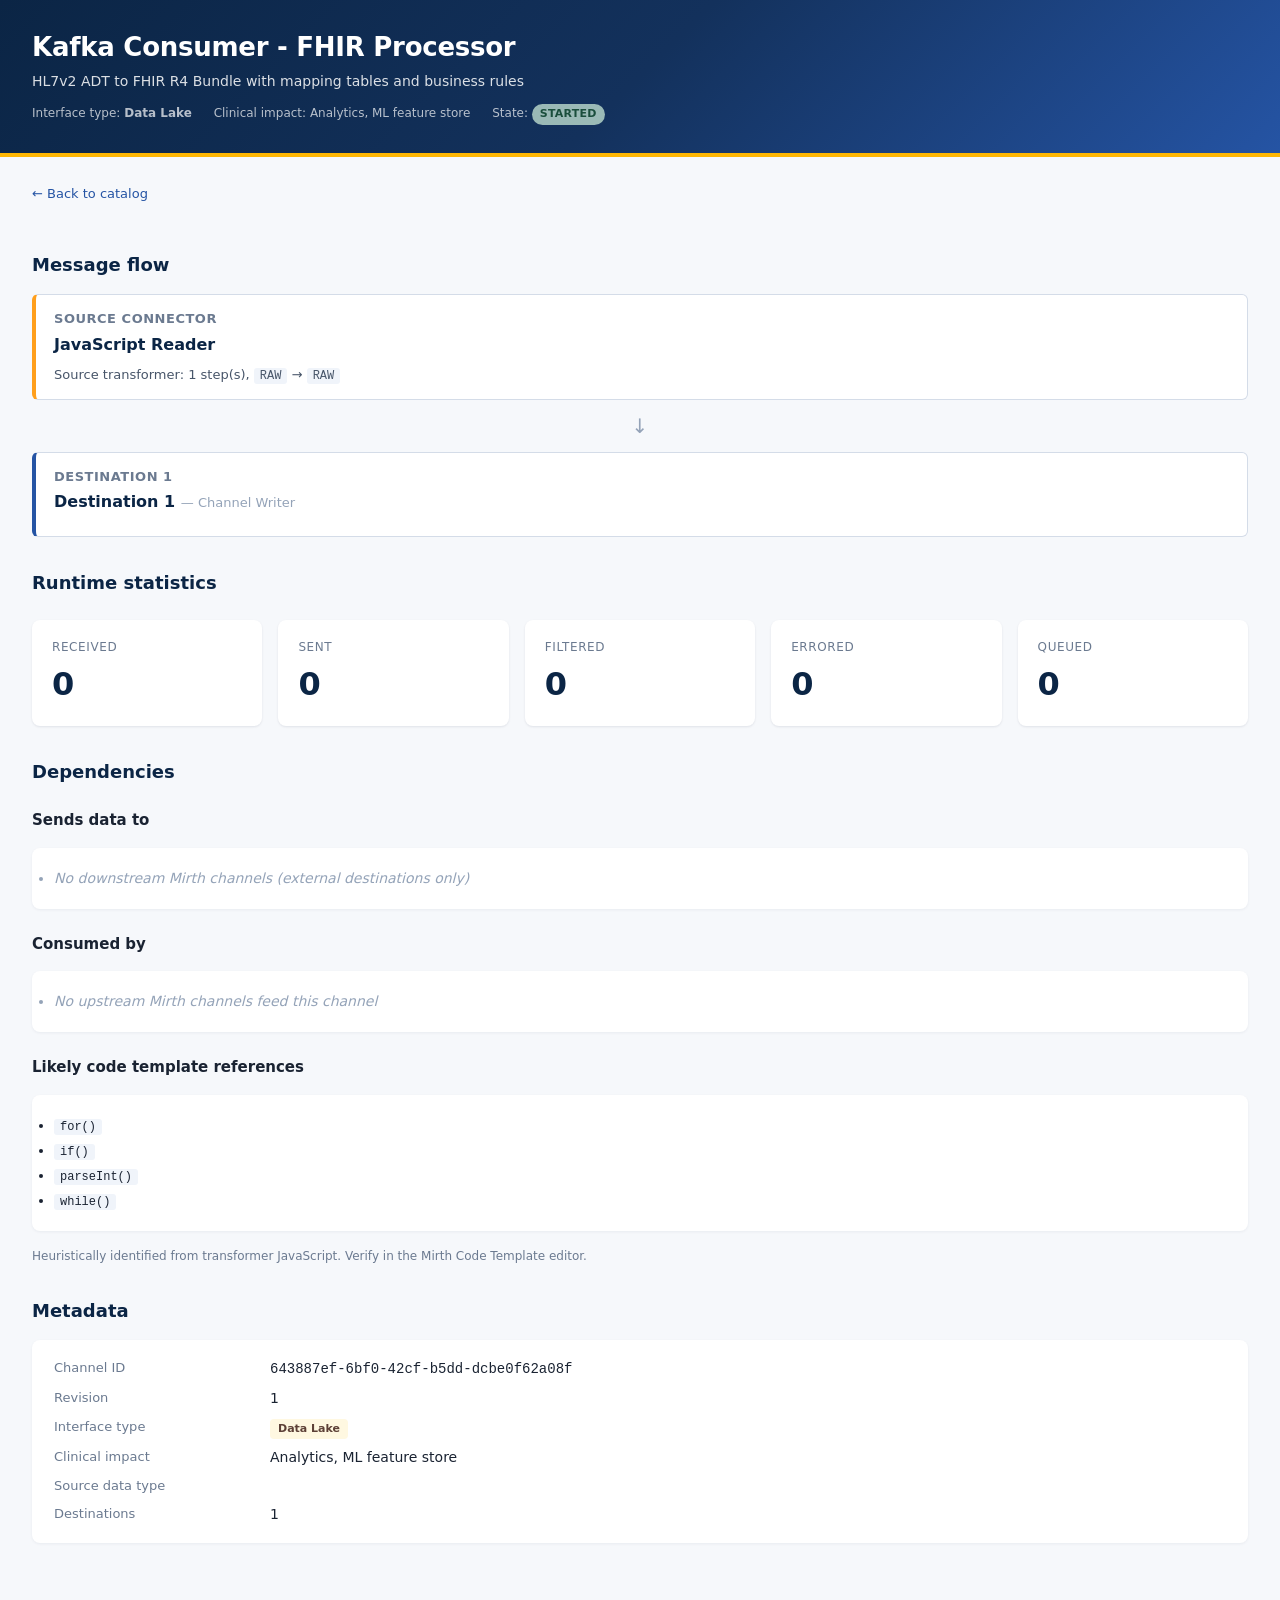
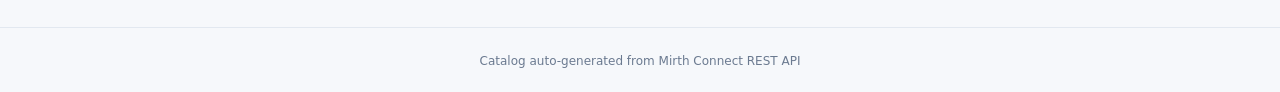
<file: scripts/operations/interface-catalog-generator/examples/output/channels/kafka-consumer---fhir-processor.html>
<!doctype html>
<html lang="en">
<head>
<meta charset="utf-8" />
<title>Kafka Consumer - FHIR Processor — Interface Detail</title>
<meta name="viewport" content="width=device-width,initial-scale=1" />
<style>/* shared catalog styling — clean, print-friendly, no external deps */
* { box-sizing: border-box; }
body {
  font-family: -apple-system, BlinkMacSystemFont, "Segoe UI", system-ui, "Helvetica Neue", Arial, sans-serif;
  margin: 0; padding: 0;
  color: #1a2332;
  background: #f6f8fb;
  line-height: 1.5;
}
.container { max-width: 1400px; margin: 0 auto; padding: 24px 32px; }
header.site {
  background: linear-gradient(135deg, #0b2545 0%, #13315c 50%, #2554a4 100%);
  color: #fff;
  padding: 28px 32px;
  border-bottom: 4px solid #ffb703;
}
header.site .container { padding: 0; }
header.site h1 { margin: 0 0 4px; font-size: 26px; font-weight: 600; letter-spacing: -0.01em; }
header.site .subtitle { opacity: 0.85; font-size: 14px; }
header.site .meta { margin-top: 12px; font-size: 12px; opacity: 0.7; }
header.site .meta span { margin-right: 18px; }

.summary-grid {
  display: grid;
  grid-template-columns: repeat(auto-fit, minmax(200px, 1fr));
  gap: 16px;
  margin: 24px 0 32px;
}
.summary-card {
  background: #fff;
  border-radius: 8px;
  padding: 18px 20px;
  box-shadow: 0 1px 3px rgba(10, 30, 60, 0.06), 0 1px 2px rgba(10, 30, 60, 0.04);
}
.summary-card .label { font-size: 12px; color: #6b7a90; text-transform: uppercase; letter-spacing: 0.05em; }
.summary-card .value { font-size: 32px; font-weight: 600; color: #0b2545; margin-top: 4px; }
.summary-card .sub { font-size: 12px; color: #6b7a90; }

h2 { font-size: 18px; margin: 32px 0 16px; color: #0b2545; }
h3 { font-size: 15px; margin: 24px 0 8px; color: #1a2332; }

.toolbar {
  background: #fff;
  padding: 14px 16px;
  border-radius: 8px;
  margin-bottom: 16px;
  display: flex;
  gap: 12px;
  flex-wrap: wrap;
  align-items: center;
  box-shadow: 0 1px 3px rgba(10, 30, 60, 0.06);
}
.toolbar input, .toolbar select {
  border: 1px solid #d4dce8;
  border-radius: 6px;
  padding: 8px 12px;
  font-size: 14px;
  font-family: inherit;
}
.toolbar input[type="search"] { flex: 1; min-width: 240px; }
.toolbar .count { margin-left: auto; color: #6b7a90; font-size: 13px; }

table.channels {
  width: 100%;
  background: #fff;
  border-collapse: collapse;
  border-radius: 8px;
  overflow: hidden;
  box-shadow: 0 1px 3px rgba(10, 30, 60, 0.06);
}
table.channels th {
  background: #f0f4fa;
  text-align: left;
  padding: 10px 14px;
  font-size: 12px;
  font-weight: 600;
  text-transform: uppercase;
  letter-spacing: 0.04em;
  color: #6b7a90;
  border-bottom: 1px solid #e2e8f0;
}
table.channels td {
  padding: 12px 14px;
  font-size: 14px;
  border-bottom: 1px solid #eef1f5;
  vertical-align: top;
}
table.channels tr:hover td { background: #f9fbfd; }
table.channels a { color: #2554a4; text-decoration: none; font-weight: 500; }
table.channels a:hover { text-decoration: underline; }

.badge {
  display: inline-block;
  padding: 2px 8px;
  border-radius: 12px;
  font-size: 11px;
  font-weight: 600;
  letter-spacing: 0.02em;
}
.badge-started { background: #d4f4dd; color: #1e5b30; }
.badge-stopped { background: #fadbd8; color: #922b21; }
.badge-paused { background: #fff3cd; color: #8a6d3b; }
.badge-unknown { background: #e9ecef; color: #495057; }

.iface { display: inline-block; padding: 2px 8px; border-radius: 4px; font-size: 11px; font-weight: 600; }
.iface-ADT { background: #e3f2fd; color: #0d47a1; }
.iface-Results { background: #f3e5f5; color: #4a148c; }
.iface-Orders { background: #fff3e0; color: #e65100; }
.iface-Pharmacy { background: #e8f5e9; color: #1b5e20; }
.iface-Claims { background: #fce4ec; color: #880e4f; }
.iface-Scheduling { background: #f1f8e9; color: #33691e; }
.iface-Documents { background: #ede7f6; color: #311b92; }
.iface-Immunization { background: #e0f7fa; color: #006064; }
.iface-DataLake, .iface-Data { background: #fff8e1; color: #5d4037; }
.iface-ClinicalRepo, .iface-Clinical { background: #ffebee; color: #b71c1c; }
.iface-FHIRPipeline, .iface-FHIR { background: #e8eaf6; color: #1a237e; }
.iface-Routing { background: #f3e5f5; color: #4a148c; }
.iface-Other { background: #eceff1; color: #455a64; }

.num { text-align: right; font-variant-numeric: tabular-nums; }
.num-error { color: #c0392b; font-weight: 600; }
.num-queue-warn { color: #b7791f; font-weight: 600; }
.num-queue-bad { color: #c0392b; font-weight: 600; }

footer.site {
  margin-top: 48px;
  padding: 24px 32px;
  font-size: 12px;
  color: #6b7a90;
  text-align: center;
  border-top: 1px solid #e2e8f0;
}

/* Channel detail page */
.flow {
  display: grid;
  grid-template-columns: 1fr;
  gap: 12px;
  margin: 16px 0 24px;
}
.flow-node {
  background: #fff;
  border: 1px solid #d4dce8;
  border-left: 4px solid #2554a4;
  padding: 14px 18px;
  border-radius: 6px;
  position: relative;
}
.flow-node.source { border-left-color: #ff9f1c; }
.flow-node.dest { border-left-color: #2554a4; }
.flow-node h4 { margin: 0 0 4px; font-size: 13px; color: #6b7a90; text-transform: uppercase; letter-spacing: 0.04em; }
.flow-node .name { font-size: 16px; font-weight: 600; color: #0b2545; }
.flow-node .details { margin-top: 8px; font-size: 13px; color: #475569; }
.flow-node .details code { background: #f0f4fa; padding: 1px 6px; border-radius: 3px; font-size: 12px; }
.flow-arrow { color: #94a3b8; text-align: center; font-size: 20px; line-height: 1; margin: 4px 0; }

.kv {
  display: grid;
  grid-template-columns: 200px 1fr;
  gap: 8px 16px;
  background: #fff;
  padding: 18px 22px;
  border-radius: 8px;
  margin: 12px 0;
  box-shadow: 0 1px 3px rgba(10, 30, 60, 0.06);
}
.kv .k { color: #6b7a90; font-size: 13px; }
.kv .v { color: #1a2332; font-size: 14px; }

.dep-list { background: #fff; border-radius: 8px; padding: 16px 22px; box-shadow: 0 1px 3px rgba(10, 30, 60, 0.06); }
.dep-list li { margin: 4px 0; font-size: 14px; }
.dep-list .none { color: #94a3b8; font-style: italic; }
.dep-list code { background: #f0f4fa; padding: 1px 6px; border-radius: 3px; font-size: 12px; }

.back-link { display: inline-block; margin-bottom: 16px; font-size: 13px; color: #2554a4; text-decoration: none; }
.back-link:hover { text-decoration: underline; }

@media print {
  header.site { background: #0b2545 !important; -webkit-print-color-adjust: exact; print-color-adjust: exact; }
  .toolbar, footer.site .filter { display: none; }
}</style>
</head>
<body>
<header class="site">
  <div class="container">
    <h1>Kafka Consumer - FHIR Processor</h1>
    <div class="subtitle">HL7v2 ADT to FHIR R4 Bundle with mapping tables and business rules</div>
    <div class="meta">
      <span>Interface type: <strong>Data Lake</strong></span>
      <span>Clinical impact: Analytics, ML feature store</span>
      <span>State: <span class="badge badge-started">STARTED</span></span>
    </div>
  </div>
</header>

<div class="container">
  <a href="../index.html" class="back-link">← Back to catalog</a>

  <h2>Message flow</h2>
  <div class="flow">
    <div class="flow-node source">
      <h4>Source connector</h4>
      <div class="name">JavaScript Reader</div>
      <div class="details">
      </div>
      <div class="details" style="margin-top:6px;">
        Source transformer: 1 step(s),
        <code>RAW</code> → <code>RAW</code>
      </div>
    </div>

    <div class="flow-arrow">↓</div>
    <div class="flow-node dest">
      <h4>Destination 1</h4>
      <div class="name">Destination 1 <span style="color:#94a3b8;font-weight:400;font-size:13px;">— Channel Writer</span></div>
      <div class="details">
      </div>
    </div>
  </div>

  <h2>Runtime statistics</h2>
  <div class="summary-grid">
    <div class="summary-card">
      <div class="label">Received</div>
      <div class="value">0</div>
    </div>
    <div class="summary-card">
      <div class="label">Sent</div>
      <div class="value">0</div>
    </div>
    <div class="summary-card">
      <div class="label">Filtered</div>
      <div class="value">0</div>
    </div>
    <div class="summary-card">
      <div class="label">Errored</div>
      <div class="value" >0</div>
    </div>
    <div class="summary-card">
      <div class="label">Queued</div>
      <div class="value" >0</div>
    </div>
  </div>

  <h2>Dependencies</h2>
  <h3>Sends data to</h3>
  <ul class="dep-list">
      <li class="none">No downstream Mirth channels (external destinations only)</li>
  </ul>

  <h3>Consumed by</h3>
  <ul class="dep-list">
      <li class="none">No upstream Mirth channels feed this channel</li>
  </ul>

  <h3>Likely code template references</h3>
  <ul class="dep-list">
<li><code>for()</code></li><li><code>if()</code></li><li><code>parseInt()</code></li><li><code>while()</code></li>  </ul>
  <p style="font-size:12px;color:#6b7a90;margin-top:4px;">Heuristically identified from transformer JavaScript. Verify in the Mirth Code Template editor.</p>

  <h2>Metadata</h2>
  <div class="kv">
    <div class="k">Channel ID</div>           <div class="v"><code>643887ef-6bf0-42cf-b5dd-dcbe0f62a08f</code></div>
    <div class="k">Revision</div>             <div class="v">1</div>
    <div class="k">Interface type</div>       <div class="v"><span class="iface iface-DataLake">Data Lake</span></div>
    <div class="k">Clinical impact</div>      <div class="v">Analytics, ML feature store</div>
    <div class="k">Source data type</div>     <div class="v"><code></code></div>
    <div class="k">Destinations</div>         <div class="v">1</div>
  </div>
</div>

<footer class="site">
  Catalog auto-generated from Mirth Connect REST API
</footer>
</body>
</html>
</file>
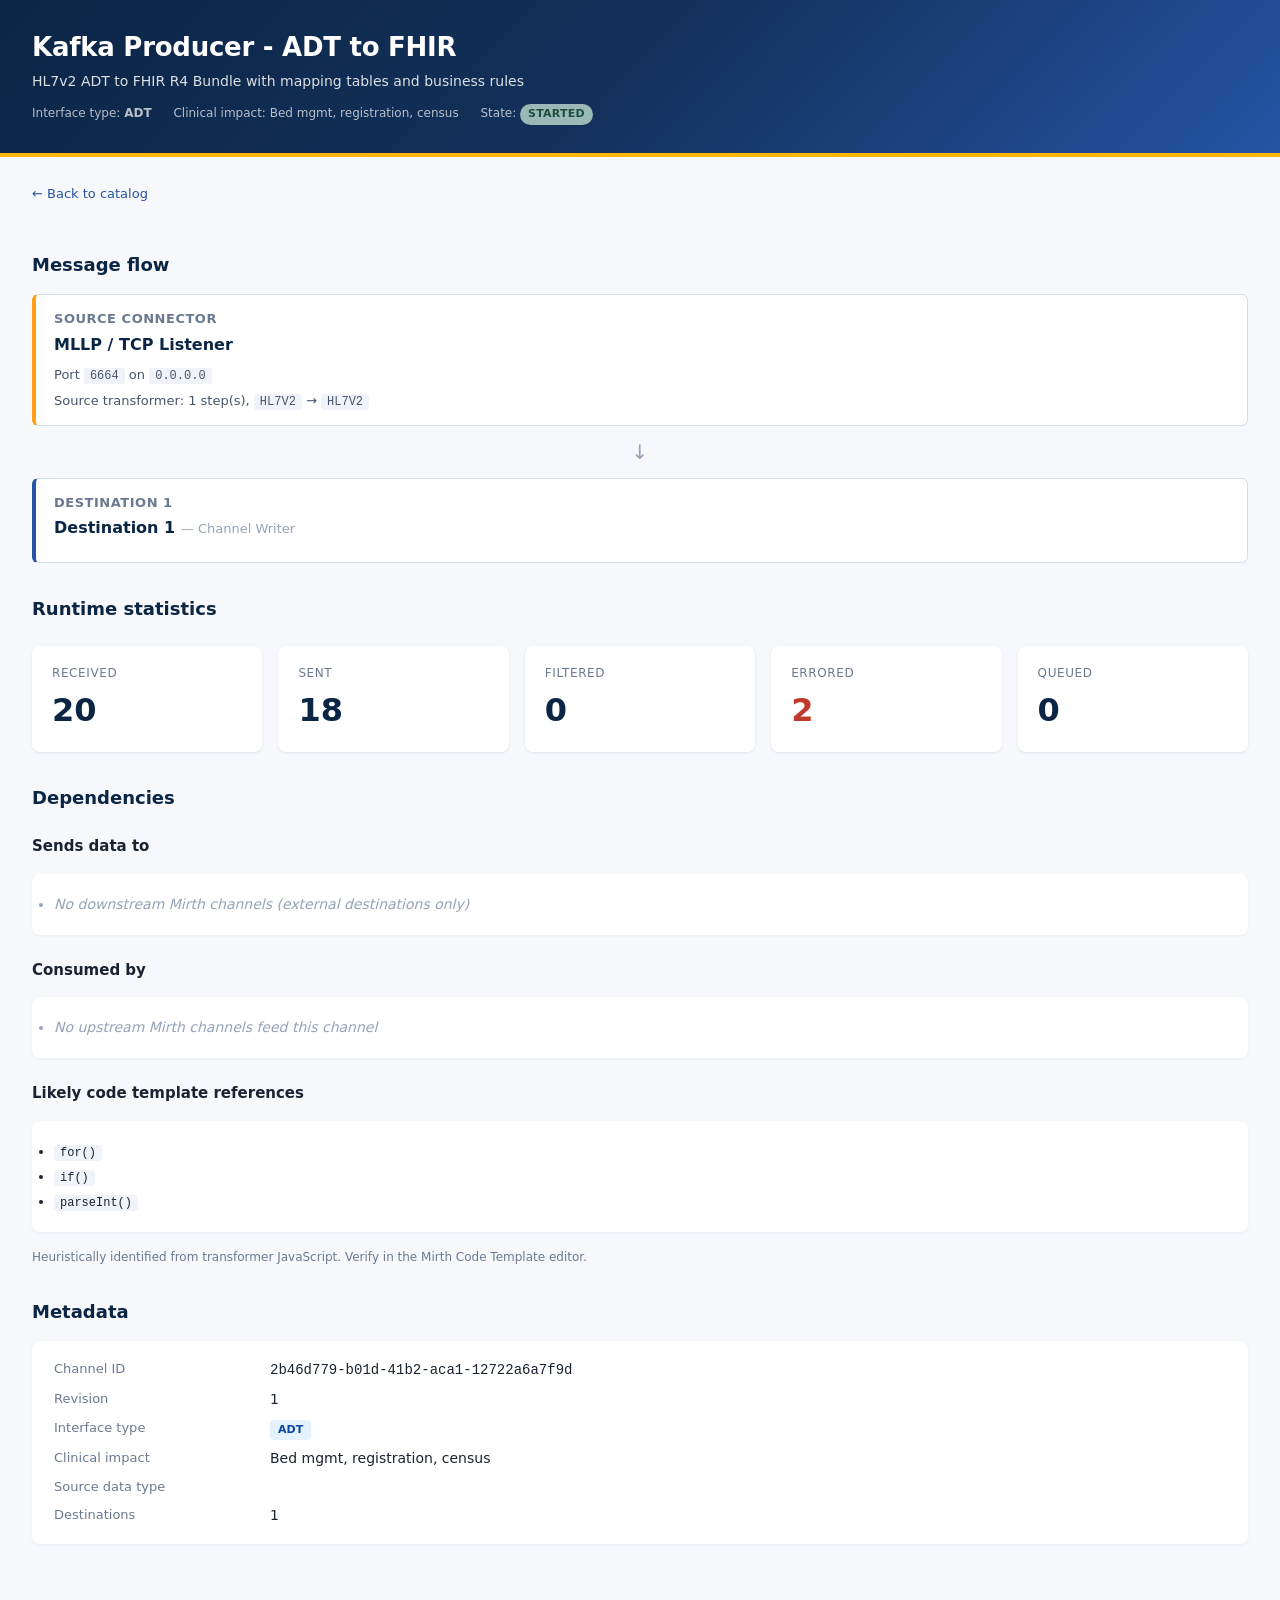
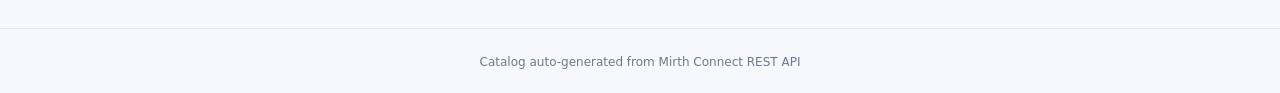
<file: scripts/operations/interface-catalog-generator/examples/output/channels/kafka-producer---adt-to-fhir.html>
<!doctype html>
<html lang="en">
<head>
<meta charset="utf-8" />
<title>Kafka Producer - ADT to FHIR — Interface Detail</title>
<meta name="viewport" content="width=device-width,initial-scale=1" />
<style>/* shared catalog styling — clean, print-friendly, no external deps */
* { box-sizing: border-box; }
body {
  font-family: -apple-system, BlinkMacSystemFont, "Segoe UI", system-ui, "Helvetica Neue", Arial, sans-serif;
  margin: 0; padding: 0;
  color: #1a2332;
  background: #f6f8fb;
  line-height: 1.5;
}
.container { max-width: 1400px; margin: 0 auto; padding: 24px 32px; }
header.site {
  background: linear-gradient(135deg, #0b2545 0%, #13315c 50%, #2554a4 100%);
  color: #fff;
  padding: 28px 32px;
  border-bottom: 4px solid #ffb703;
}
header.site .container { padding: 0; }
header.site h1 { margin: 0 0 4px; font-size: 26px; font-weight: 600; letter-spacing: -0.01em; }
header.site .subtitle { opacity: 0.85; font-size: 14px; }
header.site .meta { margin-top: 12px; font-size: 12px; opacity: 0.7; }
header.site .meta span { margin-right: 18px; }

.summary-grid {
  display: grid;
  grid-template-columns: repeat(auto-fit, minmax(200px, 1fr));
  gap: 16px;
  margin: 24px 0 32px;
}
.summary-card {
  background: #fff;
  border-radius: 8px;
  padding: 18px 20px;
  box-shadow: 0 1px 3px rgba(10, 30, 60, 0.06), 0 1px 2px rgba(10, 30, 60, 0.04);
}
.summary-card .label { font-size: 12px; color: #6b7a90; text-transform: uppercase; letter-spacing: 0.05em; }
.summary-card .value { font-size: 32px; font-weight: 600; color: #0b2545; margin-top: 4px; }
.summary-card .sub { font-size: 12px; color: #6b7a90; }

h2 { font-size: 18px; margin: 32px 0 16px; color: #0b2545; }
h3 { font-size: 15px; margin: 24px 0 8px; color: #1a2332; }

.toolbar {
  background: #fff;
  padding: 14px 16px;
  border-radius: 8px;
  margin-bottom: 16px;
  display: flex;
  gap: 12px;
  flex-wrap: wrap;
  align-items: center;
  box-shadow: 0 1px 3px rgba(10, 30, 60, 0.06);
}
.toolbar input, .toolbar select {
  border: 1px solid #d4dce8;
  border-radius: 6px;
  padding: 8px 12px;
  font-size: 14px;
  font-family: inherit;
}
.toolbar input[type="search"] { flex: 1; min-width: 240px; }
.toolbar .count { margin-left: auto; color: #6b7a90; font-size: 13px; }

table.channels {
  width: 100%;
  background: #fff;
  border-collapse: collapse;
  border-radius: 8px;
  overflow: hidden;
  box-shadow: 0 1px 3px rgba(10, 30, 60, 0.06);
}
table.channels th {
  background: #f0f4fa;
  text-align: left;
  padding: 10px 14px;
  font-size: 12px;
  font-weight: 600;
  text-transform: uppercase;
  letter-spacing: 0.04em;
  color: #6b7a90;
  border-bottom: 1px solid #e2e8f0;
}
table.channels td {
  padding: 12px 14px;
  font-size: 14px;
  border-bottom: 1px solid #eef1f5;
  vertical-align: top;
}
table.channels tr:hover td { background: #f9fbfd; }
table.channels a { color: #2554a4; text-decoration: none; font-weight: 500; }
table.channels a:hover { text-decoration: underline; }

.badge {
  display: inline-block;
  padding: 2px 8px;
  border-radius: 12px;
  font-size: 11px;
  font-weight: 600;
  letter-spacing: 0.02em;
}
.badge-started { background: #d4f4dd; color: #1e5b30; }
.badge-stopped { background: #fadbd8; color: #922b21; }
.badge-paused { background: #fff3cd; color: #8a6d3b; }
.badge-unknown { background: #e9ecef; color: #495057; }

.iface { display: inline-block; padding: 2px 8px; border-radius: 4px; font-size: 11px; font-weight: 600; }
.iface-ADT { background: #e3f2fd; color: #0d47a1; }
.iface-Results { background: #f3e5f5; color: #4a148c; }
.iface-Orders { background: #fff3e0; color: #e65100; }
.iface-Pharmacy { background: #e8f5e9; color: #1b5e20; }
.iface-Claims { background: #fce4ec; color: #880e4f; }
.iface-Scheduling { background: #f1f8e9; color: #33691e; }
.iface-Documents { background: #ede7f6; color: #311b92; }
.iface-Immunization { background: #e0f7fa; color: #006064; }
.iface-DataLake, .iface-Data { background: #fff8e1; color: #5d4037; }
.iface-ClinicalRepo, .iface-Clinical { background: #ffebee; color: #b71c1c; }
.iface-FHIRPipeline, .iface-FHIR { background: #e8eaf6; color: #1a237e; }
.iface-Routing { background: #f3e5f5; color: #4a148c; }
.iface-Other { background: #eceff1; color: #455a64; }

.num { text-align: right; font-variant-numeric: tabular-nums; }
.num-error { color: #c0392b; font-weight: 600; }
.num-queue-warn { color: #b7791f; font-weight: 600; }
.num-queue-bad { color: #c0392b; font-weight: 600; }

footer.site {
  margin-top: 48px;
  padding: 24px 32px;
  font-size: 12px;
  color: #6b7a90;
  text-align: center;
  border-top: 1px solid #e2e8f0;
}

/* Channel detail page */
.flow {
  display: grid;
  grid-template-columns: 1fr;
  gap: 12px;
  margin: 16px 0 24px;
}
.flow-node {
  background: #fff;
  border: 1px solid #d4dce8;
  border-left: 4px solid #2554a4;
  padding: 14px 18px;
  border-radius: 6px;
  position: relative;
}
.flow-node.source { border-left-color: #ff9f1c; }
.flow-node.dest { border-left-color: #2554a4; }
.flow-node h4 { margin: 0 0 4px; font-size: 13px; color: #6b7a90; text-transform: uppercase; letter-spacing: 0.04em; }
.flow-node .name { font-size: 16px; font-weight: 600; color: #0b2545; }
.flow-node .details { margin-top: 8px; font-size: 13px; color: #475569; }
.flow-node .details code { background: #f0f4fa; padding: 1px 6px; border-radius: 3px; font-size: 12px; }
.flow-arrow { color: #94a3b8; text-align: center; font-size: 20px; line-height: 1; margin: 4px 0; }

.kv {
  display: grid;
  grid-template-columns: 200px 1fr;
  gap: 8px 16px;
  background: #fff;
  padding: 18px 22px;
  border-radius: 8px;
  margin: 12px 0;
  box-shadow: 0 1px 3px rgba(10, 30, 60, 0.06);
}
.kv .k { color: #6b7a90; font-size: 13px; }
.kv .v { color: #1a2332; font-size: 14px; }

.dep-list { background: #fff; border-radius: 8px; padding: 16px 22px; box-shadow: 0 1px 3px rgba(10, 30, 60, 0.06); }
.dep-list li { margin: 4px 0; font-size: 14px; }
.dep-list .none { color: #94a3b8; font-style: italic; }
.dep-list code { background: #f0f4fa; padding: 1px 6px; border-radius: 3px; font-size: 12px; }

.back-link { display: inline-block; margin-bottom: 16px; font-size: 13px; color: #2554a4; text-decoration: none; }
.back-link:hover { text-decoration: underline; }

@media print {
  header.site { background: #0b2545 !important; -webkit-print-color-adjust: exact; print-color-adjust: exact; }
  .toolbar, footer.site .filter { display: none; }
}</style>
</head>
<body>
<header class="site">
  <div class="container">
    <h1>Kafka Producer - ADT to FHIR</h1>
    <div class="subtitle">HL7v2 ADT to FHIR R4 Bundle with mapping tables and business rules</div>
    <div class="meta">
      <span>Interface type: <strong>ADT</strong></span>
      <span>Clinical impact: Bed mgmt, registration, census</span>
      <span>State: <span class="badge badge-started">STARTED</span></span>
    </div>
  </div>
</header>

<div class="container">
  <a href="../index.html" class="back-link">← Back to catalog</a>

  <h2>Message flow</h2>
  <div class="flow">
    <div class="flow-node source">
      <h4>Source connector</h4>
      <div class="name">MLLP / TCP Listener</div>
      <div class="details">
Port <code>6664</code> on <code>0.0.0.0</code>      </div>
      <div class="details" style="margin-top:6px;">
        Source transformer: 1 step(s),
        <code>HL7V2</code> → <code>HL7V2</code>
      </div>
    </div>

    <div class="flow-arrow">↓</div>
    <div class="flow-node dest">
      <h4>Destination 1</h4>
      <div class="name">Destination 1 <span style="color:#94a3b8;font-weight:400;font-size:13px;">— Channel Writer</span></div>
      <div class="details">
      </div>
    </div>
  </div>

  <h2>Runtime statistics</h2>
  <div class="summary-grid">
    <div class="summary-card">
      <div class="label">Received</div>
      <div class="value">20</div>
    </div>
    <div class="summary-card">
      <div class="label">Sent</div>
      <div class="value">18</div>
    </div>
    <div class="summary-card">
      <div class="label">Filtered</div>
      <div class="value">0</div>
    </div>
    <div class="summary-card">
      <div class="label">Errored</div>
      <div class="value" style="color:#c0392b;">2</div>
    </div>
    <div class="summary-card">
      <div class="label">Queued</div>
      <div class="value" >0</div>
    </div>
  </div>

  <h2>Dependencies</h2>
  <h3>Sends data to</h3>
  <ul class="dep-list">
      <li class="none">No downstream Mirth channels (external destinations only)</li>
  </ul>

  <h3>Consumed by</h3>
  <ul class="dep-list">
      <li class="none">No upstream Mirth channels feed this channel</li>
  </ul>

  <h3>Likely code template references</h3>
  <ul class="dep-list">
<li><code>for()</code></li><li><code>if()</code></li><li><code>parseInt()</code></li>  </ul>
  <p style="font-size:12px;color:#6b7a90;margin-top:4px;">Heuristically identified from transformer JavaScript. Verify in the Mirth Code Template editor.</p>

  <h2>Metadata</h2>
  <div class="kv">
    <div class="k">Channel ID</div>           <div class="v"><code>2b46d779-b01d-41b2-aca1-12722a6a7f9d</code></div>
    <div class="k">Revision</div>             <div class="v">1</div>
    <div class="k">Interface type</div>       <div class="v"><span class="iface iface-ADT">ADT</span></div>
    <div class="k">Clinical impact</div>      <div class="v">Bed mgmt, registration, census</div>
    <div class="k">Source data type</div>     <div class="v"><code></code></div>
    <div class="k">Destinations</div>         <div class="v">1</div>
  </div>
</div>

<footer class="site">
  Catalog auto-generated from Mirth Connect REST API
</footer>
</body>
</html>
</file>
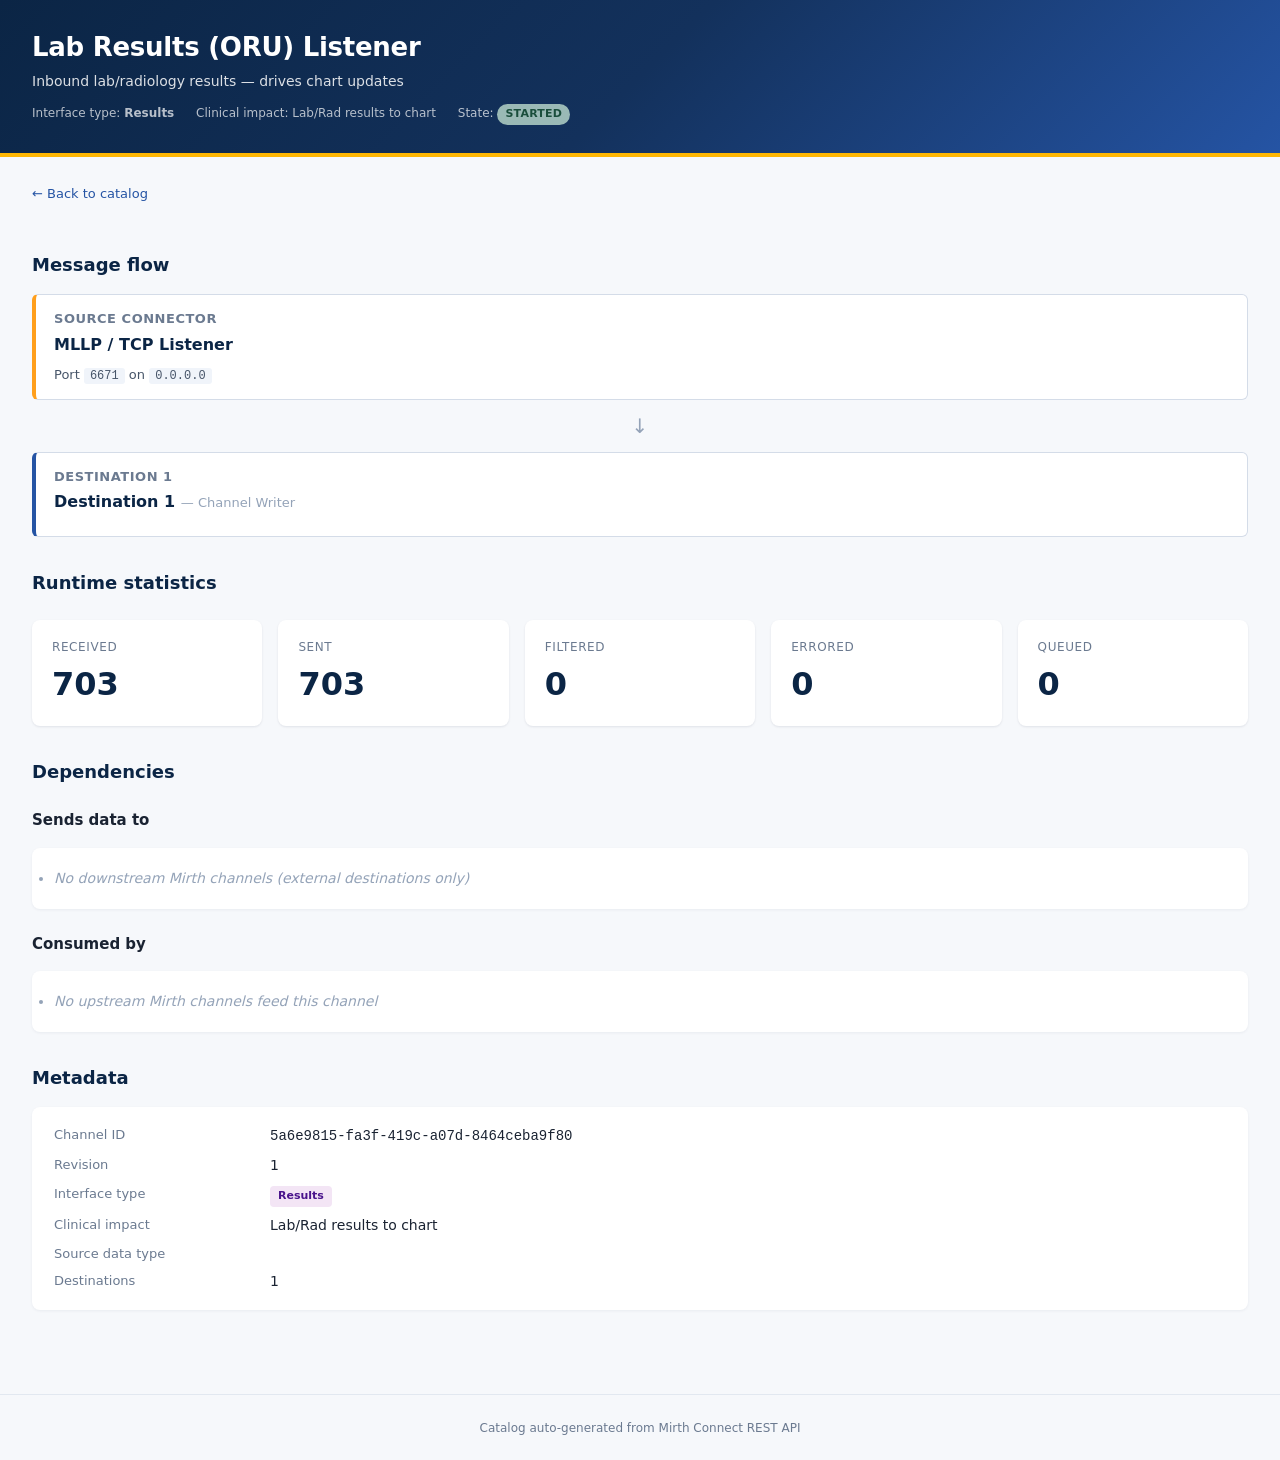
<file: scripts/operations/interface-catalog-generator/examples/output/channels/lab-results-oru-listener.html>
<!doctype html>
<html lang="en">
<head>
<meta charset="utf-8" />
<title>Lab Results (ORU) Listener — Interface Detail</title>
<meta name="viewport" content="width=device-width,initial-scale=1" />
<style>/* shared catalog styling — clean, print-friendly, no external deps */
* { box-sizing: border-box; }
body {
  font-family: -apple-system, BlinkMacSystemFont, "Segoe UI", system-ui, "Helvetica Neue", Arial, sans-serif;
  margin: 0; padding: 0;
  color: #1a2332;
  background: #f6f8fb;
  line-height: 1.5;
}
.container { max-width: 1400px; margin: 0 auto; padding: 24px 32px; }
header.site {
  background: linear-gradient(135deg, #0b2545 0%, #13315c 50%, #2554a4 100%);
  color: #fff;
  padding: 28px 32px;
  border-bottom: 4px solid #ffb703;
}
header.site .container { padding: 0; }
header.site h1 { margin: 0 0 4px; font-size: 26px; font-weight: 600; letter-spacing: -0.01em; }
header.site .subtitle { opacity: 0.85; font-size: 14px; }
header.site .meta { margin-top: 12px; font-size: 12px; opacity: 0.7; }
header.site .meta span { margin-right: 18px; }

.summary-grid {
  display: grid;
  grid-template-columns: repeat(auto-fit, minmax(200px, 1fr));
  gap: 16px;
  margin: 24px 0 32px;
}
.summary-card {
  background: #fff;
  border-radius: 8px;
  padding: 18px 20px;
  box-shadow: 0 1px 3px rgba(10, 30, 60, 0.06), 0 1px 2px rgba(10, 30, 60, 0.04);
}
.summary-card .label { font-size: 12px; color: #6b7a90; text-transform: uppercase; letter-spacing: 0.05em; }
.summary-card .value { font-size: 32px; font-weight: 600; color: #0b2545; margin-top: 4px; }
.summary-card .sub { font-size: 12px; color: #6b7a90; }

h2 { font-size: 18px; margin: 32px 0 16px; color: #0b2545; }
h3 { font-size: 15px; margin: 24px 0 8px; color: #1a2332; }

.toolbar {
  background: #fff;
  padding: 14px 16px;
  border-radius: 8px;
  margin-bottom: 16px;
  display: flex;
  gap: 12px;
  flex-wrap: wrap;
  align-items: center;
  box-shadow: 0 1px 3px rgba(10, 30, 60, 0.06);
}
.toolbar input, .toolbar select {
  border: 1px solid #d4dce8;
  border-radius: 6px;
  padding: 8px 12px;
  font-size: 14px;
  font-family: inherit;
}
.toolbar input[type="search"] { flex: 1; min-width: 240px; }
.toolbar .count { margin-left: auto; color: #6b7a90; font-size: 13px; }

table.channels {
  width: 100%;
  background: #fff;
  border-collapse: collapse;
  border-radius: 8px;
  overflow: hidden;
  box-shadow: 0 1px 3px rgba(10, 30, 60, 0.06);
}
table.channels th {
  background: #f0f4fa;
  text-align: left;
  padding: 10px 14px;
  font-size: 12px;
  font-weight: 600;
  text-transform: uppercase;
  letter-spacing: 0.04em;
  color: #6b7a90;
  border-bottom: 1px solid #e2e8f0;
}
table.channels td {
  padding: 12px 14px;
  font-size: 14px;
  border-bottom: 1px solid #eef1f5;
  vertical-align: top;
}
table.channels tr:hover td { background: #f9fbfd; }
table.channels a { color: #2554a4; text-decoration: none; font-weight: 500; }
table.channels a:hover { text-decoration: underline; }

.badge {
  display: inline-block;
  padding: 2px 8px;
  border-radius: 12px;
  font-size: 11px;
  font-weight: 600;
  letter-spacing: 0.02em;
}
.badge-started { background: #d4f4dd; color: #1e5b30; }
.badge-stopped { background: #fadbd8; color: #922b21; }
.badge-paused { background: #fff3cd; color: #8a6d3b; }
.badge-unknown { background: #e9ecef; color: #495057; }

.iface { display: inline-block; padding: 2px 8px; border-radius: 4px; font-size: 11px; font-weight: 600; }
.iface-ADT { background: #e3f2fd; color: #0d47a1; }
.iface-Results { background: #f3e5f5; color: #4a148c; }
.iface-Orders { background: #fff3e0; color: #e65100; }
.iface-Pharmacy { background: #e8f5e9; color: #1b5e20; }
.iface-Claims { background: #fce4ec; color: #880e4f; }
.iface-Scheduling { background: #f1f8e9; color: #33691e; }
.iface-Documents { background: #ede7f6; color: #311b92; }
.iface-Immunization { background: #e0f7fa; color: #006064; }
.iface-DataLake, .iface-Data { background: #fff8e1; color: #5d4037; }
.iface-ClinicalRepo, .iface-Clinical { background: #ffebee; color: #b71c1c; }
.iface-FHIRPipeline, .iface-FHIR { background: #e8eaf6; color: #1a237e; }
.iface-Routing { background: #f3e5f5; color: #4a148c; }
.iface-Other { background: #eceff1; color: #455a64; }

.num { text-align: right; font-variant-numeric: tabular-nums; }
.num-error { color: #c0392b; font-weight: 600; }
.num-queue-warn { color: #b7791f; font-weight: 600; }
.num-queue-bad { color: #c0392b; font-weight: 600; }

footer.site {
  margin-top: 48px;
  padding: 24px 32px;
  font-size: 12px;
  color: #6b7a90;
  text-align: center;
  border-top: 1px solid #e2e8f0;
}

/* Channel detail page */
.flow {
  display: grid;
  grid-template-columns: 1fr;
  gap: 12px;
  margin: 16px 0 24px;
}
.flow-node {
  background: #fff;
  border: 1px solid #d4dce8;
  border-left: 4px solid #2554a4;
  padding: 14px 18px;
  border-radius: 6px;
  position: relative;
}
.flow-node.source { border-left-color: #ff9f1c; }
.flow-node.dest { border-left-color: #2554a4; }
.flow-node h4 { margin: 0 0 4px; font-size: 13px; color: #6b7a90; text-transform: uppercase; letter-spacing: 0.04em; }
.flow-node .name { font-size: 16px; font-weight: 600; color: #0b2545; }
.flow-node .details { margin-top: 8px; font-size: 13px; color: #475569; }
.flow-node .details code { background: #f0f4fa; padding: 1px 6px; border-radius: 3px; font-size: 12px; }
.flow-arrow { color: #94a3b8; text-align: center; font-size: 20px; line-height: 1; margin: 4px 0; }

.kv {
  display: grid;
  grid-template-columns: 200px 1fr;
  gap: 8px 16px;
  background: #fff;
  padding: 18px 22px;
  border-radius: 8px;
  margin: 12px 0;
  box-shadow: 0 1px 3px rgba(10, 30, 60, 0.06);
}
.kv .k { color: #6b7a90; font-size: 13px; }
.kv .v { color: #1a2332; font-size: 14px; }

.dep-list { background: #fff; border-radius: 8px; padding: 16px 22px; box-shadow: 0 1px 3px rgba(10, 30, 60, 0.06); }
.dep-list li { margin: 4px 0; font-size: 14px; }
.dep-list .none { color: #94a3b8; font-style: italic; }
.dep-list code { background: #f0f4fa; padding: 1px 6px; border-radius: 3px; font-size: 12px; }

.back-link { display: inline-block; margin-bottom: 16px; font-size: 13px; color: #2554a4; text-decoration: none; }
.back-link:hover { text-decoration: underline; }

@media print {
  header.site { background: #0b2545 !important; -webkit-print-color-adjust: exact; print-color-adjust: exact; }
  .toolbar, footer.site .filter { display: none; }
}</style>
</head>
<body>
<header class="site">
  <div class="container">
    <h1>Lab Results (ORU) Listener</h1>
    <div class="subtitle">Inbound lab/radiology results — drives chart updates</div>
    <div class="meta">
      <span>Interface type: <strong>Results</strong></span>
      <span>Clinical impact: Lab/Rad results to chart</span>
      <span>State: <span class="badge badge-started">STARTED</span></span>
    </div>
  </div>
</header>

<div class="container">
  <a href="../index.html" class="back-link">← Back to catalog</a>

  <h2>Message flow</h2>
  <div class="flow">
    <div class="flow-node source">
      <h4>Source connector</h4>
      <div class="name">MLLP / TCP Listener</div>
      <div class="details">
Port <code>6671</code> on <code>0.0.0.0</code>      </div>
    </div>

    <div class="flow-arrow">↓</div>
    <div class="flow-node dest">
      <h4>Destination 1</h4>
      <div class="name">Destination 1 <span style="color:#94a3b8;font-weight:400;font-size:13px;">— Channel Writer</span></div>
      <div class="details">
      </div>
    </div>
  </div>

  <h2>Runtime statistics</h2>
  <div class="summary-grid">
    <div class="summary-card">
      <div class="label">Received</div>
      <div class="value">703</div>
    </div>
    <div class="summary-card">
      <div class="label">Sent</div>
      <div class="value">703</div>
    </div>
    <div class="summary-card">
      <div class="label">Filtered</div>
      <div class="value">0</div>
    </div>
    <div class="summary-card">
      <div class="label">Errored</div>
      <div class="value" >0</div>
    </div>
    <div class="summary-card">
      <div class="label">Queued</div>
      <div class="value" >0</div>
    </div>
  </div>

  <h2>Dependencies</h2>
  <h3>Sends data to</h3>
  <ul class="dep-list">
      <li class="none">No downstream Mirth channels (external destinations only)</li>
  </ul>

  <h3>Consumed by</h3>
  <ul class="dep-list">
      <li class="none">No upstream Mirth channels feed this channel</li>
  </ul>


  <h2>Metadata</h2>
  <div class="kv">
    <div class="k">Channel ID</div>           <div class="v"><code>5a6e9815-fa3f-419c-a07d-8464ceba9f80</code></div>
    <div class="k">Revision</div>             <div class="v">1</div>
    <div class="k">Interface type</div>       <div class="v"><span class="iface iface-Results">Results</span></div>
    <div class="k">Clinical impact</div>      <div class="v">Lab/Rad results to chart</div>
    <div class="k">Source data type</div>     <div class="v"><code></code></div>
    <div class="k">Destinations</div>         <div class="v">1</div>
  </div>
</div>

<footer class="site">
  Catalog auto-generated from Mirth Connect REST API
</footer>
</body>
</html>
</file>
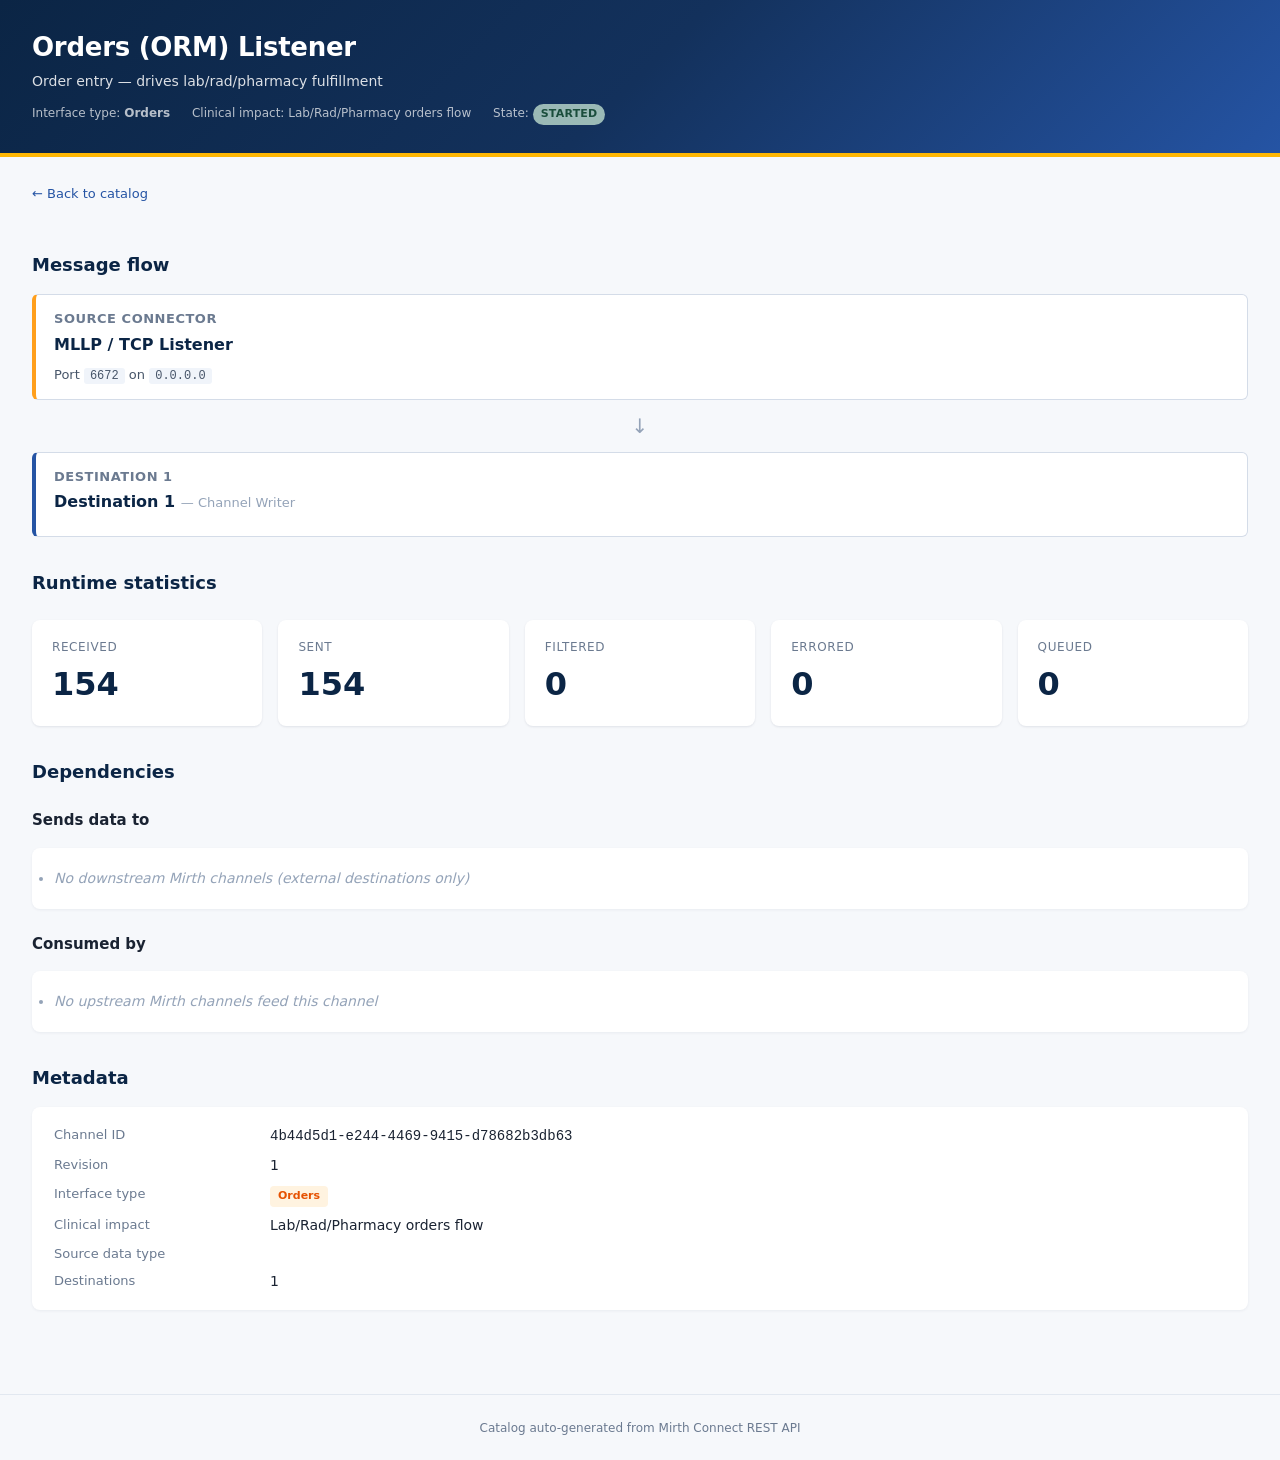
<file: scripts/operations/interface-catalog-generator/examples/output/channels/orders-orm-listener.html>
<!doctype html>
<html lang="en">
<head>
<meta charset="utf-8" />
<title>Orders (ORM) Listener — Interface Detail</title>
<meta name="viewport" content="width=device-width,initial-scale=1" />
<style>/* shared catalog styling — clean, print-friendly, no external deps */
* { box-sizing: border-box; }
body {
  font-family: -apple-system, BlinkMacSystemFont, "Segoe UI", system-ui, "Helvetica Neue", Arial, sans-serif;
  margin: 0; padding: 0;
  color: #1a2332;
  background: #f6f8fb;
  line-height: 1.5;
}
.container { max-width: 1400px; margin: 0 auto; padding: 24px 32px; }
header.site {
  background: linear-gradient(135deg, #0b2545 0%, #13315c 50%, #2554a4 100%);
  color: #fff;
  padding: 28px 32px;
  border-bottom: 4px solid #ffb703;
}
header.site .container { padding: 0; }
header.site h1 { margin: 0 0 4px; font-size: 26px; font-weight: 600; letter-spacing: -0.01em; }
header.site .subtitle { opacity: 0.85; font-size: 14px; }
header.site .meta { margin-top: 12px; font-size: 12px; opacity: 0.7; }
header.site .meta span { margin-right: 18px; }

.summary-grid {
  display: grid;
  grid-template-columns: repeat(auto-fit, minmax(200px, 1fr));
  gap: 16px;
  margin: 24px 0 32px;
}
.summary-card {
  background: #fff;
  border-radius: 8px;
  padding: 18px 20px;
  box-shadow: 0 1px 3px rgba(10, 30, 60, 0.06), 0 1px 2px rgba(10, 30, 60, 0.04);
}
.summary-card .label { font-size: 12px; color: #6b7a90; text-transform: uppercase; letter-spacing: 0.05em; }
.summary-card .value { font-size: 32px; font-weight: 600; color: #0b2545; margin-top: 4px; }
.summary-card .sub { font-size: 12px; color: #6b7a90; }

h2 { font-size: 18px; margin: 32px 0 16px; color: #0b2545; }
h3 { font-size: 15px; margin: 24px 0 8px; color: #1a2332; }

.toolbar {
  background: #fff;
  padding: 14px 16px;
  border-radius: 8px;
  margin-bottom: 16px;
  display: flex;
  gap: 12px;
  flex-wrap: wrap;
  align-items: center;
  box-shadow: 0 1px 3px rgba(10, 30, 60, 0.06);
}
.toolbar input, .toolbar select {
  border: 1px solid #d4dce8;
  border-radius: 6px;
  padding: 8px 12px;
  font-size: 14px;
  font-family: inherit;
}
.toolbar input[type="search"] { flex: 1; min-width: 240px; }
.toolbar .count { margin-left: auto; color: #6b7a90; font-size: 13px; }

table.channels {
  width: 100%;
  background: #fff;
  border-collapse: collapse;
  border-radius: 8px;
  overflow: hidden;
  box-shadow: 0 1px 3px rgba(10, 30, 60, 0.06);
}
table.channels th {
  background: #f0f4fa;
  text-align: left;
  padding: 10px 14px;
  font-size: 12px;
  font-weight: 600;
  text-transform: uppercase;
  letter-spacing: 0.04em;
  color: #6b7a90;
  border-bottom: 1px solid #e2e8f0;
}
table.channels td {
  padding: 12px 14px;
  font-size: 14px;
  border-bottom: 1px solid #eef1f5;
  vertical-align: top;
}
table.channels tr:hover td { background: #f9fbfd; }
table.channels a { color: #2554a4; text-decoration: none; font-weight: 500; }
table.channels a:hover { text-decoration: underline; }

.badge {
  display: inline-block;
  padding: 2px 8px;
  border-radius: 12px;
  font-size: 11px;
  font-weight: 600;
  letter-spacing: 0.02em;
}
.badge-started { background: #d4f4dd; color: #1e5b30; }
.badge-stopped { background: #fadbd8; color: #922b21; }
.badge-paused { background: #fff3cd; color: #8a6d3b; }
.badge-unknown { background: #e9ecef; color: #495057; }

.iface { display: inline-block; padding: 2px 8px; border-radius: 4px; font-size: 11px; font-weight: 600; }
.iface-ADT { background: #e3f2fd; color: #0d47a1; }
.iface-Results { background: #f3e5f5; color: #4a148c; }
.iface-Orders { background: #fff3e0; color: #e65100; }
.iface-Pharmacy { background: #e8f5e9; color: #1b5e20; }
.iface-Claims { background: #fce4ec; color: #880e4f; }
.iface-Scheduling { background: #f1f8e9; color: #33691e; }
.iface-Documents { background: #ede7f6; color: #311b92; }
.iface-Immunization { background: #e0f7fa; color: #006064; }
.iface-DataLake, .iface-Data { background: #fff8e1; color: #5d4037; }
.iface-ClinicalRepo, .iface-Clinical { background: #ffebee; color: #b71c1c; }
.iface-FHIRPipeline, .iface-FHIR { background: #e8eaf6; color: #1a237e; }
.iface-Routing { background: #f3e5f5; color: #4a148c; }
.iface-Other { background: #eceff1; color: #455a64; }

.num { text-align: right; font-variant-numeric: tabular-nums; }
.num-error { color: #c0392b; font-weight: 600; }
.num-queue-warn { color: #b7791f; font-weight: 600; }
.num-queue-bad { color: #c0392b; font-weight: 600; }

footer.site {
  margin-top: 48px;
  padding: 24px 32px;
  font-size: 12px;
  color: #6b7a90;
  text-align: center;
  border-top: 1px solid #e2e8f0;
}

/* Channel detail page */
.flow {
  display: grid;
  grid-template-columns: 1fr;
  gap: 12px;
  margin: 16px 0 24px;
}
.flow-node {
  background: #fff;
  border: 1px solid #d4dce8;
  border-left: 4px solid #2554a4;
  padding: 14px 18px;
  border-radius: 6px;
  position: relative;
}
.flow-node.source { border-left-color: #ff9f1c; }
.flow-node.dest { border-left-color: #2554a4; }
.flow-node h4 { margin: 0 0 4px; font-size: 13px; color: #6b7a90; text-transform: uppercase; letter-spacing: 0.04em; }
.flow-node .name { font-size: 16px; font-weight: 600; color: #0b2545; }
.flow-node .details { margin-top: 8px; font-size: 13px; color: #475569; }
.flow-node .details code { background: #f0f4fa; padding: 1px 6px; border-radius: 3px; font-size: 12px; }
.flow-arrow { color: #94a3b8; text-align: center; font-size: 20px; line-height: 1; margin: 4px 0; }

.kv {
  display: grid;
  grid-template-columns: 200px 1fr;
  gap: 8px 16px;
  background: #fff;
  padding: 18px 22px;
  border-radius: 8px;
  margin: 12px 0;
  box-shadow: 0 1px 3px rgba(10, 30, 60, 0.06);
}
.kv .k { color: #6b7a90; font-size: 13px; }
.kv .v { color: #1a2332; font-size: 14px; }

.dep-list { background: #fff; border-radius: 8px; padding: 16px 22px; box-shadow: 0 1px 3px rgba(10, 30, 60, 0.06); }
.dep-list li { margin: 4px 0; font-size: 14px; }
.dep-list .none { color: #94a3b8; font-style: italic; }
.dep-list code { background: #f0f4fa; padding: 1px 6px; border-radius: 3px; font-size: 12px; }

.back-link { display: inline-block; margin-bottom: 16px; font-size: 13px; color: #2554a4; text-decoration: none; }
.back-link:hover { text-decoration: underline; }

@media print {
  header.site { background: #0b2545 !important; -webkit-print-color-adjust: exact; print-color-adjust: exact; }
  .toolbar, footer.site .filter { display: none; }
}</style>
</head>
<body>
<header class="site">
  <div class="container">
    <h1>Orders (ORM) Listener</h1>
    <div class="subtitle">Order entry — drives lab/rad/pharmacy fulfillment</div>
    <div class="meta">
      <span>Interface type: <strong>Orders</strong></span>
      <span>Clinical impact: Lab/Rad/Pharmacy orders flow</span>
      <span>State: <span class="badge badge-started">STARTED</span></span>
    </div>
  </div>
</header>

<div class="container">
  <a href="../index.html" class="back-link">← Back to catalog</a>

  <h2>Message flow</h2>
  <div class="flow">
    <div class="flow-node source">
      <h4>Source connector</h4>
      <div class="name">MLLP / TCP Listener</div>
      <div class="details">
Port <code>6672</code> on <code>0.0.0.0</code>      </div>
    </div>

    <div class="flow-arrow">↓</div>
    <div class="flow-node dest">
      <h4>Destination 1</h4>
      <div class="name">Destination 1 <span style="color:#94a3b8;font-weight:400;font-size:13px;">— Channel Writer</span></div>
      <div class="details">
      </div>
    </div>
  </div>

  <h2>Runtime statistics</h2>
  <div class="summary-grid">
    <div class="summary-card">
      <div class="label">Received</div>
      <div class="value">154</div>
    </div>
    <div class="summary-card">
      <div class="label">Sent</div>
      <div class="value">154</div>
    </div>
    <div class="summary-card">
      <div class="label">Filtered</div>
      <div class="value">0</div>
    </div>
    <div class="summary-card">
      <div class="label">Errored</div>
      <div class="value" >0</div>
    </div>
    <div class="summary-card">
      <div class="label">Queued</div>
      <div class="value" >0</div>
    </div>
  </div>

  <h2>Dependencies</h2>
  <h3>Sends data to</h3>
  <ul class="dep-list">
      <li class="none">No downstream Mirth channels (external destinations only)</li>
  </ul>

  <h3>Consumed by</h3>
  <ul class="dep-list">
      <li class="none">No upstream Mirth channels feed this channel</li>
  </ul>


  <h2>Metadata</h2>
  <div class="kv">
    <div class="k">Channel ID</div>           <div class="v"><code>4b44d5d1-e244-4469-9415-d78682b3db63</code></div>
    <div class="k">Revision</div>             <div class="v">1</div>
    <div class="k">Interface type</div>       <div class="v"><span class="iface iface-Orders">Orders</span></div>
    <div class="k">Clinical impact</div>      <div class="v">Lab/Rad/Pharmacy orders flow</div>
    <div class="k">Source data type</div>     <div class="v"><code></code></div>
    <div class="k">Destinations</div>         <div class="v">1</div>
  </div>
</div>

<footer class="site">
  Catalog auto-generated from Mirth Connect REST API
</footer>
</body>
</html>
</file>
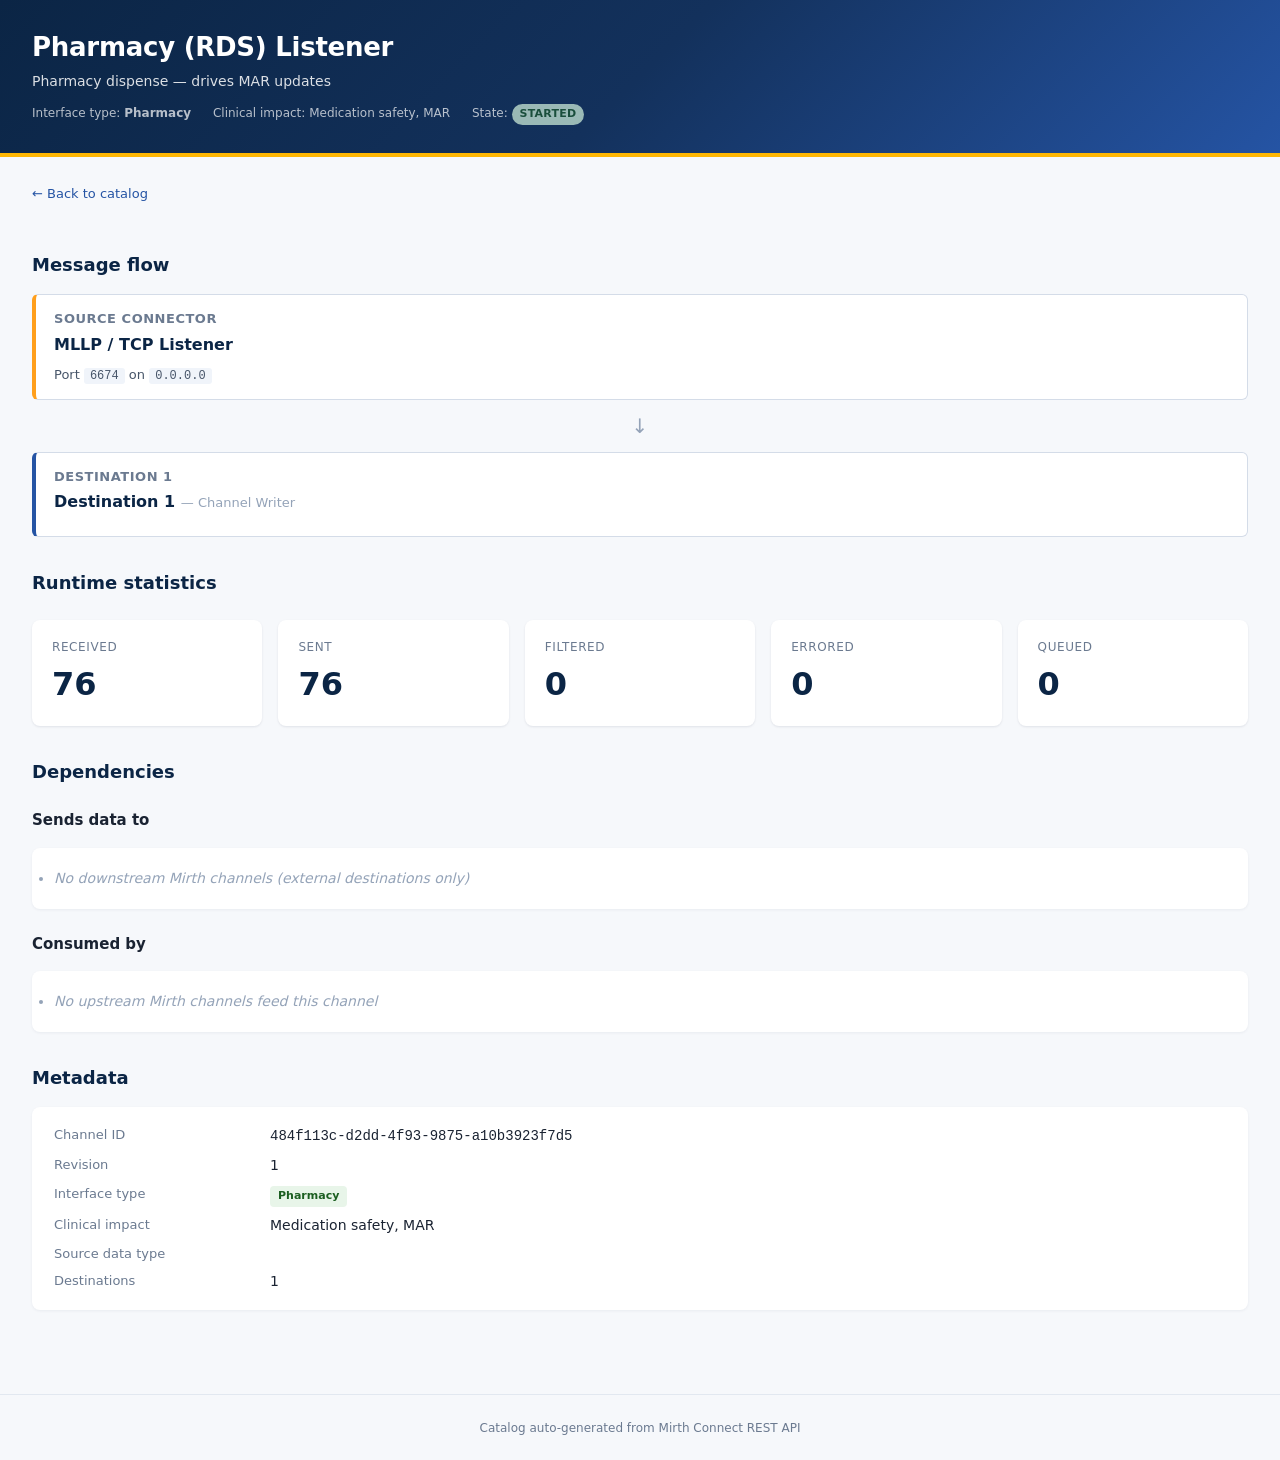
<file: scripts/operations/interface-catalog-generator/examples/output/channels/pharmacy-rds-listener.html>
<!doctype html>
<html lang="en">
<head>
<meta charset="utf-8" />
<title>Pharmacy (RDS) Listener — Interface Detail</title>
<meta name="viewport" content="width=device-width,initial-scale=1" />
<style>/* shared catalog styling — clean, print-friendly, no external deps */
* { box-sizing: border-box; }
body {
  font-family: -apple-system, BlinkMacSystemFont, "Segoe UI", system-ui, "Helvetica Neue", Arial, sans-serif;
  margin: 0; padding: 0;
  color: #1a2332;
  background: #f6f8fb;
  line-height: 1.5;
}
.container { max-width: 1400px; margin: 0 auto; padding: 24px 32px; }
header.site {
  background: linear-gradient(135deg, #0b2545 0%, #13315c 50%, #2554a4 100%);
  color: #fff;
  padding: 28px 32px;
  border-bottom: 4px solid #ffb703;
}
header.site .container { padding: 0; }
header.site h1 { margin: 0 0 4px; font-size: 26px; font-weight: 600; letter-spacing: -0.01em; }
header.site .subtitle { opacity: 0.85; font-size: 14px; }
header.site .meta { margin-top: 12px; font-size: 12px; opacity: 0.7; }
header.site .meta span { margin-right: 18px; }

.summary-grid {
  display: grid;
  grid-template-columns: repeat(auto-fit, minmax(200px, 1fr));
  gap: 16px;
  margin: 24px 0 32px;
}
.summary-card {
  background: #fff;
  border-radius: 8px;
  padding: 18px 20px;
  box-shadow: 0 1px 3px rgba(10, 30, 60, 0.06), 0 1px 2px rgba(10, 30, 60, 0.04);
}
.summary-card .label { font-size: 12px; color: #6b7a90; text-transform: uppercase; letter-spacing: 0.05em; }
.summary-card .value { font-size: 32px; font-weight: 600; color: #0b2545; margin-top: 4px; }
.summary-card .sub { font-size: 12px; color: #6b7a90; }

h2 { font-size: 18px; margin: 32px 0 16px; color: #0b2545; }
h3 { font-size: 15px; margin: 24px 0 8px; color: #1a2332; }

.toolbar {
  background: #fff;
  padding: 14px 16px;
  border-radius: 8px;
  margin-bottom: 16px;
  display: flex;
  gap: 12px;
  flex-wrap: wrap;
  align-items: center;
  box-shadow: 0 1px 3px rgba(10, 30, 60, 0.06);
}
.toolbar input, .toolbar select {
  border: 1px solid #d4dce8;
  border-radius: 6px;
  padding: 8px 12px;
  font-size: 14px;
  font-family: inherit;
}
.toolbar input[type="search"] { flex: 1; min-width: 240px; }
.toolbar .count { margin-left: auto; color: #6b7a90; font-size: 13px; }

table.channels {
  width: 100%;
  background: #fff;
  border-collapse: collapse;
  border-radius: 8px;
  overflow: hidden;
  box-shadow: 0 1px 3px rgba(10, 30, 60, 0.06);
}
table.channels th {
  background: #f0f4fa;
  text-align: left;
  padding: 10px 14px;
  font-size: 12px;
  font-weight: 600;
  text-transform: uppercase;
  letter-spacing: 0.04em;
  color: #6b7a90;
  border-bottom: 1px solid #e2e8f0;
}
table.channels td {
  padding: 12px 14px;
  font-size: 14px;
  border-bottom: 1px solid #eef1f5;
  vertical-align: top;
}
table.channels tr:hover td { background: #f9fbfd; }
table.channels a { color: #2554a4; text-decoration: none; font-weight: 500; }
table.channels a:hover { text-decoration: underline; }

.badge {
  display: inline-block;
  padding: 2px 8px;
  border-radius: 12px;
  font-size: 11px;
  font-weight: 600;
  letter-spacing: 0.02em;
}
.badge-started { background: #d4f4dd; color: #1e5b30; }
.badge-stopped { background: #fadbd8; color: #922b21; }
.badge-paused { background: #fff3cd; color: #8a6d3b; }
.badge-unknown { background: #e9ecef; color: #495057; }

.iface { display: inline-block; padding: 2px 8px; border-radius: 4px; font-size: 11px; font-weight: 600; }
.iface-ADT { background: #e3f2fd; color: #0d47a1; }
.iface-Results { background: #f3e5f5; color: #4a148c; }
.iface-Orders { background: #fff3e0; color: #e65100; }
.iface-Pharmacy { background: #e8f5e9; color: #1b5e20; }
.iface-Claims { background: #fce4ec; color: #880e4f; }
.iface-Scheduling { background: #f1f8e9; color: #33691e; }
.iface-Documents { background: #ede7f6; color: #311b92; }
.iface-Immunization { background: #e0f7fa; color: #006064; }
.iface-DataLake, .iface-Data { background: #fff8e1; color: #5d4037; }
.iface-ClinicalRepo, .iface-Clinical { background: #ffebee; color: #b71c1c; }
.iface-FHIRPipeline, .iface-FHIR { background: #e8eaf6; color: #1a237e; }
.iface-Routing { background: #f3e5f5; color: #4a148c; }
.iface-Other { background: #eceff1; color: #455a64; }

.num { text-align: right; font-variant-numeric: tabular-nums; }
.num-error { color: #c0392b; font-weight: 600; }
.num-queue-warn { color: #b7791f; font-weight: 600; }
.num-queue-bad { color: #c0392b; font-weight: 600; }

footer.site {
  margin-top: 48px;
  padding: 24px 32px;
  font-size: 12px;
  color: #6b7a90;
  text-align: center;
  border-top: 1px solid #e2e8f0;
}

/* Channel detail page */
.flow {
  display: grid;
  grid-template-columns: 1fr;
  gap: 12px;
  margin: 16px 0 24px;
}
.flow-node {
  background: #fff;
  border: 1px solid #d4dce8;
  border-left: 4px solid #2554a4;
  padding: 14px 18px;
  border-radius: 6px;
  position: relative;
}
.flow-node.source { border-left-color: #ff9f1c; }
.flow-node.dest { border-left-color: #2554a4; }
.flow-node h4 { margin: 0 0 4px; font-size: 13px; color: #6b7a90; text-transform: uppercase; letter-spacing: 0.04em; }
.flow-node .name { font-size: 16px; font-weight: 600; color: #0b2545; }
.flow-node .details { margin-top: 8px; font-size: 13px; color: #475569; }
.flow-node .details code { background: #f0f4fa; padding: 1px 6px; border-radius: 3px; font-size: 12px; }
.flow-arrow { color: #94a3b8; text-align: center; font-size: 20px; line-height: 1; margin: 4px 0; }

.kv {
  display: grid;
  grid-template-columns: 200px 1fr;
  gap: 8px 16px;
  background: #fff;
  padding: 18px 22px;
  border-radius: 8px;
  margin: 12px 0;
  box-shadow: 0 1px 3px rgba(10, 30, 60, 0.06);
}
.kv .k { color: #6b7a90; font-size: 13px; }
.kv .v { color: #1a2332; font-size: 14px; }

.dep-list { background: #fff; border-radius: 8px; padding: 16px 22px; box-shadow: 0 1px 3px rgba(10, 30, 60, 0.06); }
.dep-list li { margin: 4px 0; font-size: 14px; }
.dep-list .none { color: #94a3b8; font-style: italic; }
.dep-list code { background: #f0f4fa; padding: 1px 6px; border-radius: 3px; font-size: 12px; }

.back-link { display: inline-block; margin-bottom: 16px; font-size: 13px; color: #2554a4; text-decoration: none; }
.back-link:hover { text-decoration: underline; }

@media print {
  header.site { background: #0b2545 !important; -webkit-print-color-adjust: exact; print-color-adjust: exact; }
  .toolbar, footer.site .filter { display: none; }
}</style>
</head>
<body>
<header class="site">
  <div class="container">
    <h1>Pharmacy (RDS) Listener</h1>
    <div class="subtitle">Pharmacy dispense — drives MAR updates</div>
    <div class="meta">
      <span>Interface type: <strong>Pharmacy</strong></span>
      <span>Clinical impact: Medication safety, MAR</span>
      <span>State: <span class="badge badge-started">STARTED</span></span>
    </div>
  </div>
</header>

<div class="container">
  <a href="../index.html" class="back-link">← Back to catalog</a>

  <h2>Message flow</h2>
  <div class="flow">
    <div class="flow-node source">
      <h4>Source connector</h4>
      <div class="name">MLLP / TCP Listener</div>
      <div class="details">
Port <code>6674</code> on <code>0.0.0.0</code>      </div>
    </div>

    <div class="flow-arrow">↓</div>
    <div class="flow-node dest">
      <h4>Destination 1</h4>
      <div class="name">Destination 1 <span style="color:#94a3b8;font-weight:400;font-size:13px;">— Channel Writer</span></div>
      <div class="details">
      </div>
    </div>
  </div>

  <h2>Runtime statistics</h2>
  <div class="summary-grid">
    <div class="summary-card">
      <div class="label">Received</div>
      <div class="value">76</div>
    </div>
    <div class="summary-card">
      <div class="label">Sent</div>
      <div class="value">76</div>
    </div>
    <div class="summary-card">
      <div class="label">Filtered</div>
      <div class="value">0</div>
    </div>
    <div class="summary-card">
      <div class="label">Errored</div>
      <div class="value" >0</div>
    </div>
    <div class="summary-card">
      <div class="label">Queued</div>
      <div class="value" >0</div>
    </div>
  </div>

  <h2>Dependencies</h2>
  <h3>Sends data to</h3>
  <ul class="dep-list">
      <li class="none">No downstream Mirth channels (external destinations only)</li>
  </ul>

  <h3>Consumed by</h3>
  <ul class="dep-list">
      <li class="none">No upstream Mirth channels feed this channel</li>
  </ul>


  <h2>Metadata</h2>
  <div class="kv">
    <div class="k">Channel ID</div>           <div class="v"><code>484f113c-d2dd-4f93-9875-a10b3923f7d5</code></div>
    <div class="k">Revision</div>             <div class="v">1</div>
    <div class="k">Interface type</div>       <div class="v"><span class="iface iface-Pharmacy">Pharmacy</span></div>
    <div class="k">Clinical impact</div>      <div class="v">Medication safety, MAR</div>
    <div class="k">Source data type</div>     <div class="v"><code></code></div>
    <div class="k">Destinations</div>         <div class="v">1</div>
  </div>
</div>

<footer class="site">
  Catalog auto-generated from Mirth Connect REST API
</footer>
</body>
</html>
</file>
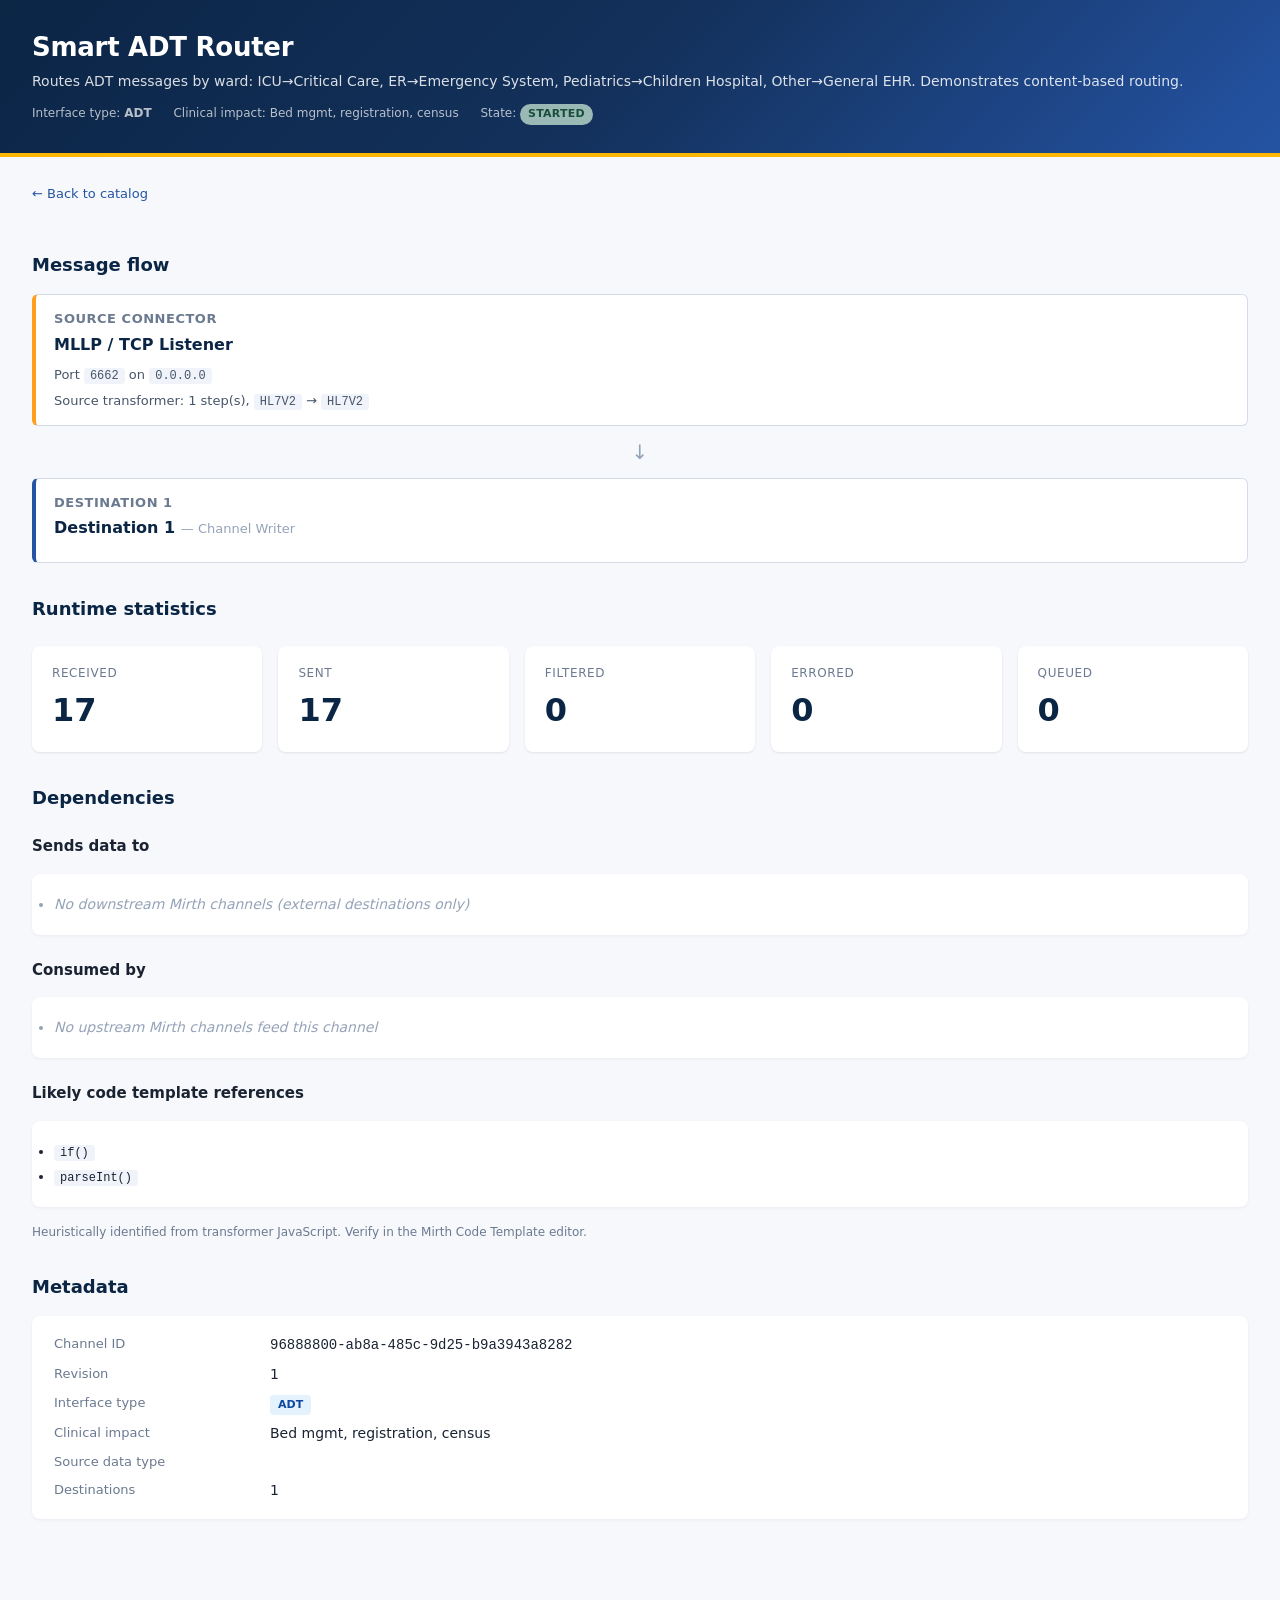
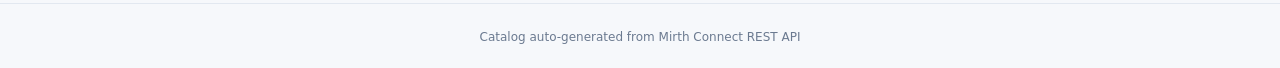
<file: scripts/operations/interface-catalog-generator/examples/output/channels/smart-adt-router.html>
<!doctype html>
<html lang="en">
<head>
<meta charset="utf-8" />
<title>Smart ADT Router — Interface Detail</title>
<meta name="viewport" content="width=device-width,initial-scale=1" />
<style>/* shared catalog styling — clean, print-friendly, no external deps */
* { box-sizing: border-box; }
body {
  font-family: -apple-system, BlinkMacSystemFont, "Segoe UI", system-ui, "Helvetica Neue", Arial, sans-serif;
  margin: 0; padding: 0;
  color: #1a2332;
  background: #f6f8fb;
  line-height: 1.5;
}
.container { max-width: 1400px; margin: 0 auto; padding: 24px 32px; }
header.site {
  background: linear-gradient(135deg, #0b2545 0%, #13315c 50%, #2554a4 100%);
  color: #fff;
  padding: 28px 32px;
  border-bottom: 4px solid #ffb703;
}
header.site .container { padding: 0; }
header.site h1 { margin: 0 0 4px; font-size: 26px; font-weight: 600; letter-spacing: -0.01em; }
header.site .subtitle { opacity: 0.85; font-size: 14px; }
header.site .meta { margin-top: 12px; font-size: 12px; opacity: 0.7; }
header.site .meta span { margin-right: 18px; }

.summary-grid {
  display: grid;
  grid-template-columns: repeat(auto-fit, minmax(200px, 1fr));
  gap: 16px;
  margin: 24px 0 32px;
}
.summary-card {
  background: #fff;
  border-radius: 8px;
  padding: 18px 20px;
  box-shadow: 0 1px 3px rgba(10, 30, 60, 0.06), 0 1px 2px rgba(10, 30, 60, 0.04);
}
.summary-card .label { font-size: 12px; color: #6b7a90; text-transform: uppercase; letter-spacing: 0.05em; }
.summary-card .value { font-size: 32px; font-weight: 600; color: #0b2545; margin-top: 4px; }
.summary-card .sub { font-size: 12px; color: #6b7a90; }

h2 { font-size: 18px; margin: 32px 0 16px; color: #0b2545; }
h3 { font-size: 15px; margin: 24px 0 8px; color: #1a2332; }

.toolbar {
  background: #fff;
  padding: 14px 16px;
  border-radius: 8px;
  margin-bottom: 16px;
  display: flex;
  gap: 12px;
  flex-wrap: wrap;
  align-items: center;
  box-shadow: 0 1px 3px rgba(10, 30, 60, 0.06);
}
.toolbar input, .toolbar select {
  border: 1px solid #d4dce8;
  border-radius: 6px;
  padding: 8px 12px;
  font-size: 14px;
  font-family: inherit;
}
.toolbar input[type="search"] { flex: 1; min-width: 240px; }
.toolbar .count { margin-left: auto; color: #6b7a90; font-size: 13px; }

table.channels {
  width: 100%;
  background: #fff;
  border-collapse: collapse;
  border-radius: 8px;
  overflow: hidden;
  box-shadow: 0 1px 3px rgba(10, 30, 60, 0.06);
}
table.channels th {
  background: #f0f4fa;
  text-align: left;
  padding: 10px 14px;
  font-size: 12px;
  font-weight: 600;
  text-transform: uppercase;
  letter-spacing: 0.04em;
  color: #6b7a90;
  border-bottom: 1px solid #e2e8f0;
}
table.channels td {
  padding: 12px 14px;
  font-size: 14px;
  border-bottom: 1px solid #eef1f5;
  vertical-align: top;
}
table.channels tr:hover td { background: #f9fbfd; }
table.channels a { color: #2554a4; text-decoration: none; font-weight: 500; }
table.channels a:hover { text-decoration: underline; }

.badge {
  display: inline-block;
  padding: 2px 8px;
  border-radius: 12px;
  font-size: 11px;
  font-weight: 600;
  letter-spacing: 0.02em;
}
.badge-started { background: #d4f4dd; color: #1e5b30; }
.badge-stopped { background: #fadbd8; color: #922b21; }
.badge-paused { background: #fff3cd; color: #8a6d3b; }
.badge-unknown { background: #e9ecef; color: #495057; }

.iface { display: inline-block; padding: 2px 8px; border-radius: 4px; font-size: 11px; font-weight: 600; }
.iface-ADT { background: #e3f2fd; color: #0d47a1; }
.iface-Results { background: #f3e5f5; color: #4a148c; }
.iface-Orders { background: #fff3e0; color: #e65100; }
.iface-Pharmacy { background: #e8f5e9; color: #1b5e20; }
.iface-Claims { background: #fce4ec; color: #880e4f; }
.iface-Scheduling { background: #f1f8e9; color: #33691e; }
.iface-Documents { background: #ede7f6; color: #311b92; }
.iface-Immunization { background: #e0f7fa; color: #006064; }
.iface-DataLake, .iface-Data { background: #fff8e1; color: #5d4037; }
.iface-ClinicalRepo, .iface-Clinical { background: #ffebee; color: #b71c1c; }
.iface-FHIRPipeline, .iface-FHIR { background: #e8eaf6; color: #1a237e; }
.iface-Routing { background: #f3e5f5; color: #4a148c; }
.iface-Other { background: #eceff1; color: #455a64; }

.num { text-align: right; font-variant-numeric: tabular-nums; }
.num-error { color: #c0392b; font-weight: 600; }
.num-queue-warn { color: #b7791f; font-weight: 600; }
.num-queue-bad { color: #c0392b; font-weight: 600; }

footer.site {
  margin-top: 48px;
  padding: 24px 32px;
  font-size: 12px;
  color: #6b7a90;
  text-align: center;
  border-top: 1px solid #e2e8f0;
}

/* Channel detail page */
.flow {
  display: grid;
  grid-template-columns: 1fr;
  gap: 12px;
  margin: 16px 0 24px;
}
.flow-node {
  background: #fff;
  border: 1px solid #d4dce8;
  border-left: 4px solid #2554a4;
  padding: 14px 18px;
  border-radius: 6px;
  position: relative;
}
.flow-node.source { border-left-color: #ff9f1c; }
.flow-node.dest { border-left-color: #2554a4; }
.flow-node h4 { margin: 0 0 4px; font-size: 13px; color: #6b7a90; text-transform: uppercase; letter-spacing: 0.04em; }
.flow-node .name { font-size: 16px; font-weight: 600; color: #0b2545; }
.flow-node .details { margin-top: 8px; font-size: 13px; color: #475569; }
.flow-node .details code { background: #f0f4fa; padding: 1px 6px; border-radius: 3px; font-size: 12px; }
.flow-arrow { color: #94a3b8; text-align: center; font-size: 20px; line-height: 1; margin: 4px 0; }

.kv {
  display: grid;
  grid-template-columns: 200px 1fr;
  gap: 8px 16px;
  background: #fff;
  padding: 18px 22px;
  border-radius: 8px;
  margin: 12px 0;
  box-shadow: 0 1px 3px rgba(10, 30, 60, 0.06);
}
.kv .k { color: #6b7a90; font-size: 13px; }
.kv .v { color: #1a2332; font-size: 14px; }

.dep-list { background: #fff; border-radius: 8px; padding: 16px 22px; box-shadow: 0 1px 3px rgba(10, 30, 60, 0.06); }
.dep-list li { margin: 4px 0; font-size: 14px; }
.dep-list .none { color: #94a3b8; font-style: italic; }
.dep-list code { background: #f0f4fa; padding: 1px 6px; border-radius: 3px; font-size: 12px; }

.back-link { display: inline-block; margin-bottom: 16px; font-size: 13px; color: #2554a4; text-decoration: none; }
.back-link:hover { text-decoration: underline; }

@media print {
  header.site { background: #0b2545 !important; -webkit-print-color-adjust: exact; print-color-adjust: exact; }
  .toolbar, footer.site .filter { display: none; }
}</style>
</head>
<body>
<header class="site">
  <div class="container">
    <h1>Smart ADT Router</h1>
    <div class="subtitle">Routes ADT messages by ward: ICU→Critical Care, ER→Emergency System, Pediatrics→Children Hospital, Other→General EHR. Demonstrates content-based routing.</div>
    <div class="meta">
      <span>Interface type: <strong>ADT</strong></span>
      <span>Clinical impact: Bed mgmt, registration, census</span>
      <span>State: <span class="badge badge-started">STARTED</span></span>
    </div>
  </div>
</header>

<div class="container">
  <a href="../index.html" class="back-link">← Back to catalog</a>

  <h2>Message flow</h2>
  <div class="flow">
    <div class="flow-node source">
      <h4>Source connector</h4>
      <div class="name">MLLP / TCP Listener</div>
      <div class="details">
Port <code>6662</code> on <code>0.0.0.0</code>      </div>
      <div class="details" style="margin-top:6px;">
        Source transformer: 1 step(s),
        <code>HL7V2</code> → <code>HL7V2</code>
      </div>
    </div>

    <div class="flow-arrow">↓</div>
    <div class="flow-node dest">
      <h4>Destination 1</h4>
      <div class="name">Destination 1 <span style="color:#94a3b8;font-weight:400;font-size:13px;">— Channel Writer</span></div>
      <div class="details">
      </div>
    </div>
  </div>

  <h2>Runtime statistics</h2>
  <div class="summary-grid">
    <div class="summary-card">
      <div class="label">Received</div>
      <div class="value">17</div>
    </div>
    <div class="summary-card">
      <div class="label">Sent</div>
      <div class="value">17</div>
    </div>
    <div class="summary-card">
      <div class="label">Filtered</div>
      <div class="value">0</div>
    </div>
    <div class="summary-card">
      <div class="label">Errored</div>
      <div class="value" >0</div>
    </div>
    <div class="summary-card">
      <div class="label">Queued</div>
      <div class="value" >0</div>
    </div>
  </div>

  <h2>Dependencies</h2>
  <h3>Sends data to</h3>
  <ul class="dep-list">
      <li class="none">No downstream Mirth channels (external destinations only)</li>
  </ul>

  <h3>Consumed by</h3>
  <ul class="dep-list">
      <li class="none">No upstream Mirth channels feed this channel</li>
  </ul>

  <h3>Likely code template references</h3>
  <ul class="dep-list">
<li><code>if()</code></li><li><code>parseInt()</code></li>  </ul>
  <p style="font-size:12px;color:#6b7a90;margin-top:4px;">Heuristically identified from transformer JavaScript. Verify in the Mirth Code Template editor.</p>

  <h2>Metadata</h2>
  <div class="kv">
    <div class="k">Channel ID</div>           <div class="v"><code>96888800-ab8a-485c-9d25-b9a3943a8282</code></div>
    <div class="k">Revision</div>             <div class="v">1</div>
    <div class="k">Interface type</div>       <div class="v"><span class="iface iface-ADT">ADT</span></div>
    <div class="k">Clinical impact</div>      <div class="v">Bed mgmt, registration, census</div>
    <div class="k">Source data type</div>     <div class="v"><code></code></div>
    <div class="k">Destinations</div>         <div class="v">1</div>
  </div>
</div>

<footer class="site">
  Catalog auto-generated from Mirth Connect REST API
</footer>
</body>
</html>
</file>
